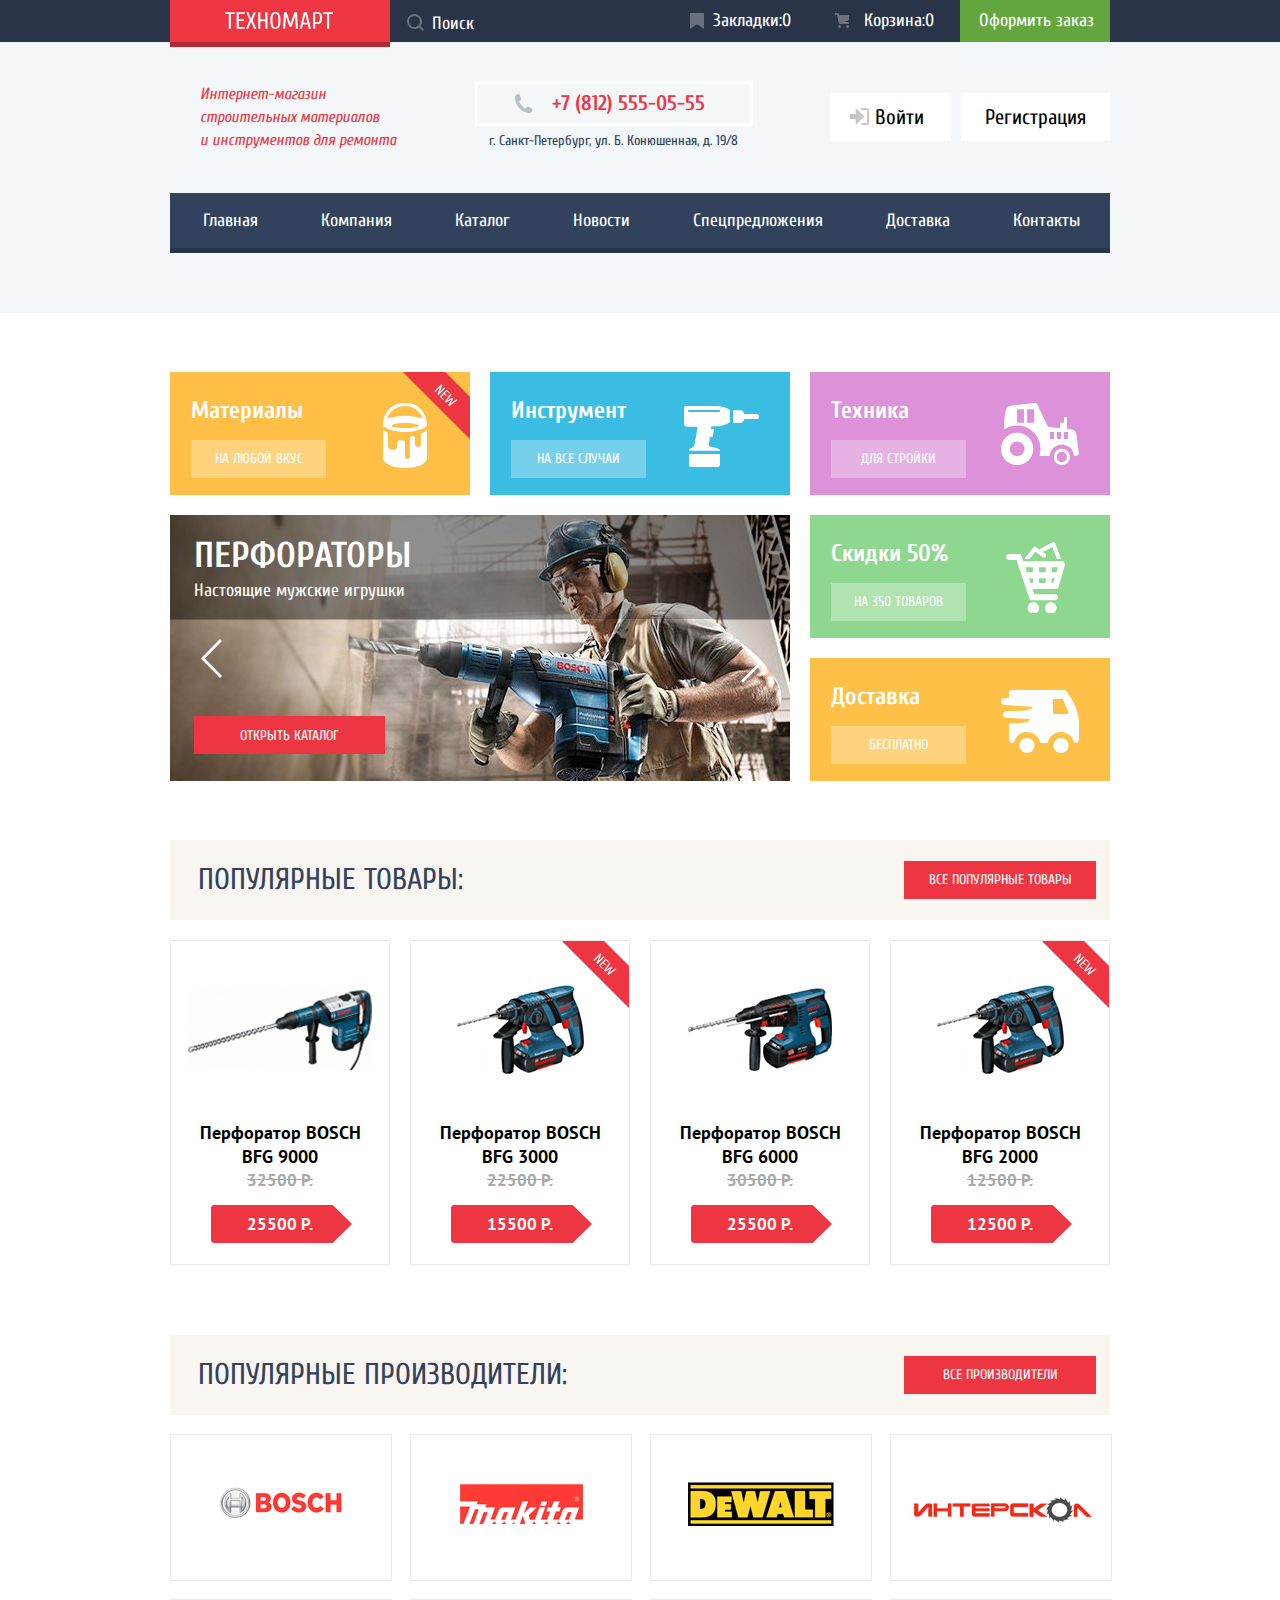
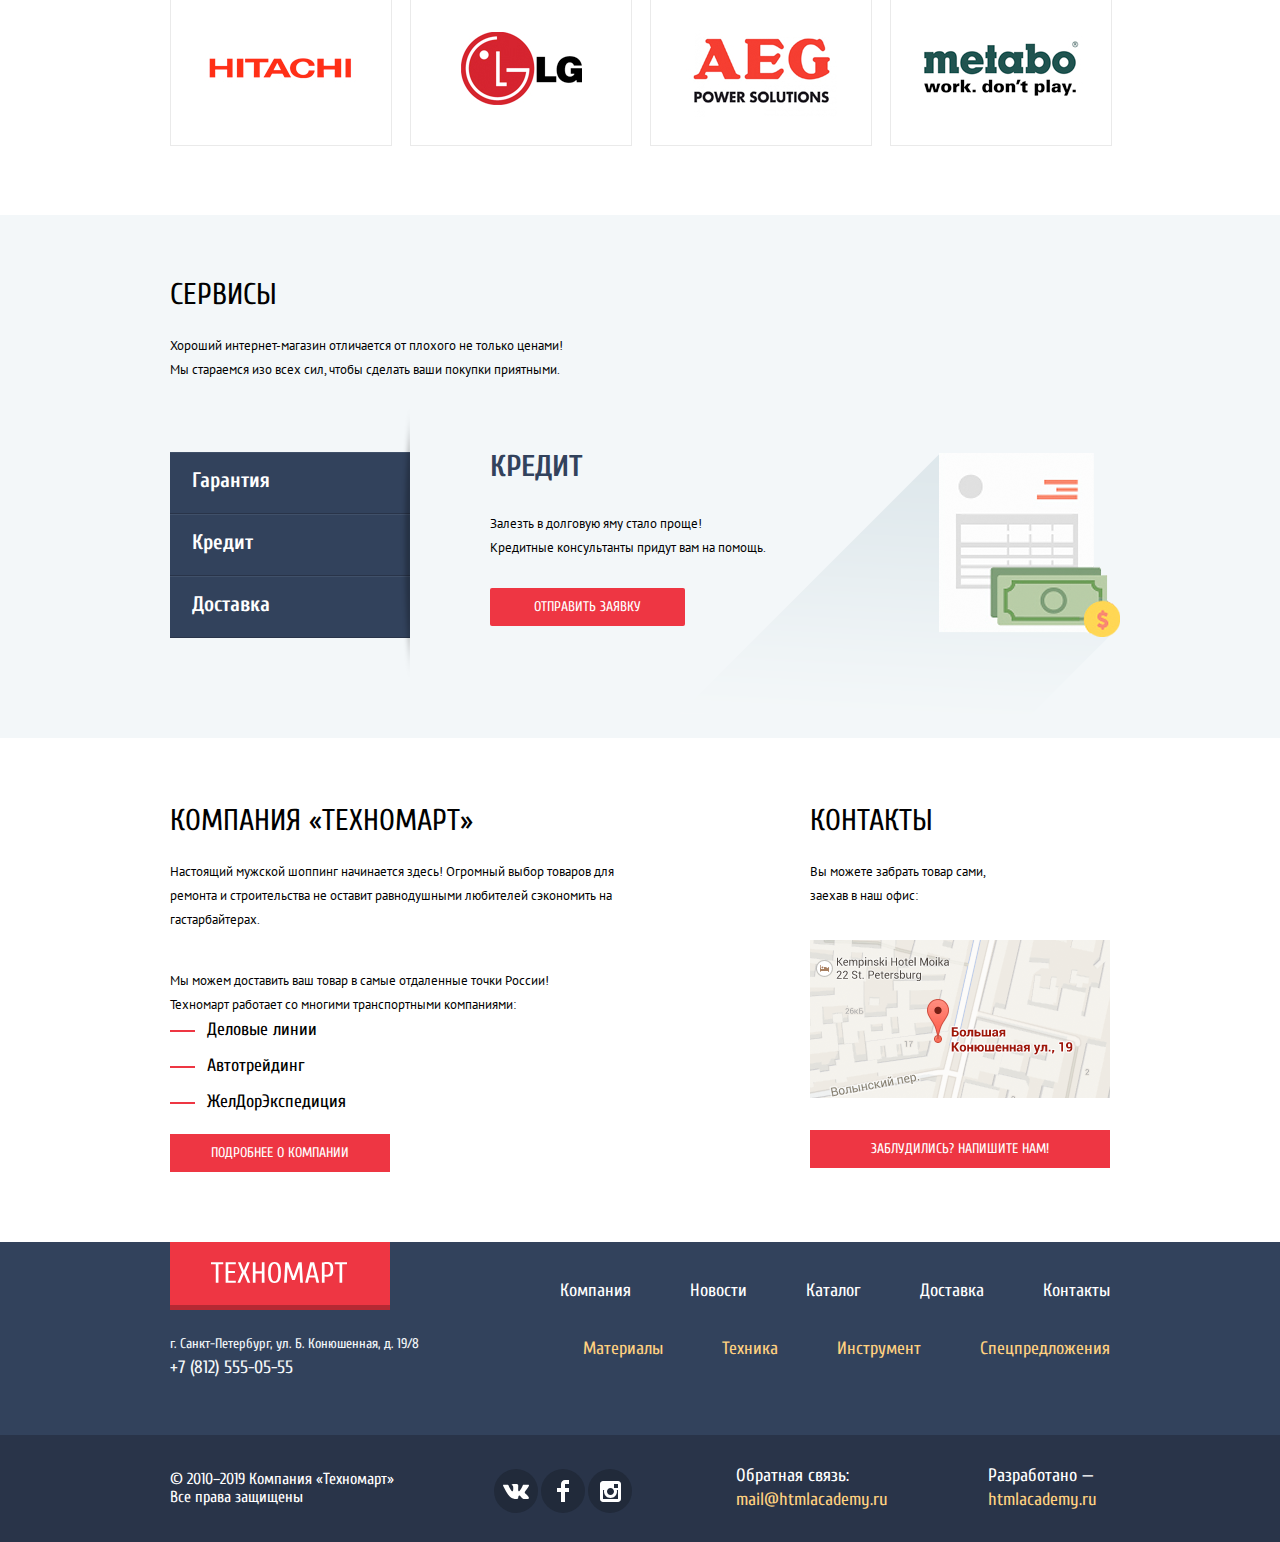
<file: index.html>
<!DOCTYPE html>
<html class="page" lang="ru">
  <head>
    <meta charset="utf-8" />
    <title>HTML Academy: Техномарт</title>
    <link href="https://fonts.googleapis.com/css2?family=Cuprum:wght@400;700&family=PT+Sans:wght@400;700&display=swap" rel="stylesheet">
    <link href="css/normalize.css" rel="stylesheet" />
    <link href="css/style-min.css" rel="stylesheet" />
  </head>
  <body class="page-body">
    <header class="main-header">
      <div class="header-top">
        <div class="container header-top-flex">
          <a href="index.html"
            ><div class="logo-wrapper">
              <img
                src="img/logo-technomart.svg"
                width="108"
                height="18"
                alt="Техномарт"
              /></div
          ></a>
          <form class="header-search">
            <label for="site-search">Поиск</label>
            <input type="search" id="site-search" />
          </form>
          <ul class="top-header-buttons">
            <li>
              <a href="#" class="top-header-button header-bookmark">Закладки:<span>0</span></a>
            </li>
            <li>
              <a href="#" class="top-header-button header-basket">Корзина:<span>0</span></a>
            </li>
            <li>
              <a href="#" class="order-button">Оформить заказ</a>
            </li>
          </ul>
        </div>
      </div>
      <div class="container">
        <div class="header-top-flex">
          <h1>
            Интернет-магазин строительных материалов<br />
            и инструментов для ремонта
          </h1>
          <div class="header-contacts-wrapper">
            <a href="tel:+78125550555" class="header-phone" aria-label="телефон">+7 (812) 555-05-55</a>
            <address>г. Санкт-Петербург, ул. Б. Конюшенная, д. 19/8</address>
          </div>
          <ul class="user-button">
            <li>
              <a href="#" class="link-in-button">Войти</a>
            </li>
            <li>
              <a href="#" class="registration-button">Регистрация</a>
            </li>
          </ul>
        </div>
        <div class="header-top-flex">
          <nav>
            <ul class="main-nav">
              <li><a href="index.html">Главная</a></li>
              <li><a href="#">Компания</a></li>
              <li><a href="catalog.html">Каталог</a></li>
              <li><a href="#">Новости</a></li>
              <li><a href="#">Спецпредложения</a></li>
              <li><a href="#">Доставка</a></li>
              <li><a href="#">Контакты</a></li>
            </ul>
          </nav>
        </div>
      </div>
    </header>

    <main class="index-main">
      <section class="main-sections">
        <h2 class="visually-hidden">Основные разделы</h2>
        <ul class="container sections">
          <li class="section material-section new">
            <h3>Материалы</h3>
            <a href="#" class="section-button">На любой вкус</a>
          </li>
          <li class="section tool-section">
            <h3>Инструмент</h3>
            <a href="#" class="section-button">На все случаи</a>
          </li>
          <li class="section tech-section">
            <h3>Техника</h3>
            <a href="#" class="section-button">Для стройки</a>
          </li>
          <li class="sections-slider first-slider">
            <div class="slider-wrapper">
              <h3>Перфораторы</h3>
              <span>Настоящие мужские игрушки</span>
            </div>
            <button class="slider-left"><img src="img/icon-left.svg" width="22" height="40" alt="влево"></button>
            <button class="slider-right"><img src="img/icon-left.svg" width="22" height="40" alt="вправо"></button>
            <a href="catalog.html" class="red-button open-catalog">Открыть каталог</a>
          </li>
          <li class="sections-slider second-slider no-slider">
            <div class="slider-wrapper">
              <h3>Дрели</h3>
              <span>Соседям на радость</span>
            </div>
            <button class="slider-left"><img src="img/icon-left.svg" width="22" height="40"  alt="влево"></button>
            <button class="slider-right"><img src="img/icon-left.svg" width="22" height="40"  alt="вправо"></button>
            <a href="catalog.html" class="red-button open-catalog">Открыть каталог</a>
          </li>
          <li class="section sale-section">
            <h3>Скидки 50%</h3>
            <a href="#" class="section-button">На 350 товаров</a>
          </li>
          <li class="section delivery-section">
            <h3>Доставка</h3>
            <a href="#" class="section-button">Бесплатно</a>
          </li>
        </ul>
      </section>

      <section class="popular-items">
        <div class="container h-wrapper">
          <h2>Популярные товары:</h2>
          <a href="catalog.html" class="red-button">Все популярные товары</a>
        </div>
        <ul class="container popular-list">
          <li class="item">
            <a href="#" class="item-pic"><img
                src="img/bfg-9000.jpg"
                width="184"
                height="164"
                alt="Перфоратор BOSCH BFG 9000"/></a>
            <div class="item-description">  
              <h3>
                <a href="#"
                  >Перфоратор BOSCH<br />
                  BFG 9000</a
                >
              </h3>
              <span class="crossed-price">
                32500 Р.
              </span>
              <span class="price">
                25500 Р.
              </span>
            </div>
          </li>
          <li class="item new">
            <a href="#" class="item-pic">
              <img
                src="img/bfg-3000.jpg"
                width="127"
                height="112"
                alt="Перфоратор BOSCH BFG 3000">
            </a>
            <div class="item-description">  
              <h3>
                <a href="#"
                  >Перфоратор BOSCH<br />
                  BFG 3000</a
                >
              </h3>
              <span class="crossed-price">
                22500 Р.
              </span>
              <span class="price">
                15500 Р.
              </span>
            </div>
          </li>
          <li class="item">
            <a href="#" class="item-pic"><img
                src="img/bfg-6000.jpg"
                width="144"
                height="128"
                alt="Перфоратор BOSCH BFG 6000"
            /></a>
            <div class="item-description">  
              <h3>
                <a href="#"
                  >Перфоратор BOSCH<br />
                  BFG 6000</a
                >
              </h3>
              <span class="crossed-price">
                30500 Р.
              </span>
              <span class="price">
                25500 Р.
              </span>
            </div>
          </li>
          <li class="item new">
            <a href="#" class="item-pic"><img
                src="img/bfg-2000.jpg"
                width="127"
                height="112"
                alt="Перфоратор BOSCH BFG 2000"
            /></a>
            <div class="item-description">  
              <h3>
                <a href="#"
                  >Перфоратор BOSCH<br />
                  BFG 2000</a
                >
              </h3>
              <span class="crossed-price">
                12500 Р.
              </span>
              <span class="price">
                12500 Р.
              </span>
            </div>
          </li>
        </ul>
      </section>

      <section class="popular-logos">
        <div class="container h-wrapper">
          <h2>Популярные производители:</h2>
          <a href="#" class="red-button">Все производители</a>
        </div>
        <ul class="container logo-list">
          <li class="popular-logo">
            <a href="#"
              ><img src="img/bosch.jpg" width="126" height="37" alt="BOSCH"
            /></a>
          </li>
          <li class="popular-logo">
            <a href="#"
              ><img src="img/makita.jpg" width="123" height="40" alt="MAKITA"
            /></a>
          </li>
          <li class="popular-logo">
            <a href="#"
              ><img src="img/dewalt.jpg" width="146" height="44" alt="DeWALT"
            /></a>
          </li>
          <li class="popular-logo">
            <a href="#"
              ><img
                src="img/interskol.jpg"
                width="200"
                height="88"
                alt="Интерскол"
            /></a>
          </li>
          <li class="popular-logo">
            <a href="#"
              ><img src="img/hitachi.jpg" width="169" height="31" alt="HITACHI"
            /></a>
          </li>
          <li class="popular-logo">
            <a href="#"
              ><img src="img/lg.jpg" width="121" height="73" alt="LG"
            /></a>
          </li>
          <li class="popular-logo">
            <a href="#"
              ><img src="img/aeg.jpg" width="151" height="96" alt="AEG"
            /></a>
          </li>
          <li class="popular-logo">
            <a href="#"
              ><img src="img/metabo.jpg" width="204" height="69" alt="METABO"
            /></a>
          </li>
        </ul>
      </section>

      <section class="services">
        <div class="container services-wrapper">
          <h2>Сервисы</h2>
          <p>
            Хороший интернет-магазин отличается от плохого не только ценами!<br />
            Мы стараемся изо всех сил, чтобы сделать ваши покупки приятными.
          </p>
          <div class="services-flex">
            <ul>
              <li class="service-point"><span>Гарантия</span></li>
              <li class="service-point"><span>Кредит</span></li>
              <li class="service-point"><span>Доставка</span></li>
            </ul>
            <div class="service-point-garanty unselected">
              <h3>Гарантия</h3>
              <p>
                Если купленный у нас товар поломается или заискрит,<br />
                а также в случае пожара, спровоцированного его<br />
                возгоранием, вы всегда можете быть уверены в нашей<br />
                гарантии. Мы обменяем сгоревший товар на новый.<br />
                Дом уж восстановите как-нибудь сами.
              </p>
            </div>
            <div class="service-point-delivery unselected">
              <h3>Доставка</h3>
              <p>
                Мы с удовольствием доставим ваш товар прямо<br />
                к вашему подъезду совершенно бесплатно!<br />
                Ведь мы неплохо заработаем,<br />
                поднимая его на ваш этаж!
              </p>
            </div>
            <div class="service-point-credit selected">
              <h3>Кредит</h3>
              <p>
                Залезть в долговую яму стало проще!<br />
                Кредитные консультанты придут вам на помощь.
              </p>
              <a href="#" class="red-button">Отправить заявку</a>
            </div>
          </div>
        </div>
      </section>

      <div class="container description-contact-flex">
        <section class="description">
          <h2>Компания «Техномарт»</h2>
          <p>
            Настоящий мужской шоппинг начинается здесь! Огромный выбор товаров
            для ремонта и строительства не оставит равнодушными любителей
            сэкономить на гастарбайтерах.
          </p>
          <p>
            <br>Мы можем доставить ваш товар в самые отдаленные точки России!<br />
            Техномарт работает со многими транспортными компаниями:
          </p>
          <ul class="description-list">
            <li>Деловые линии</li>
            <li>Автотрейдинг</li>
            <li>ЖелДорЭкспедиция</li>
          </ul>
          <a href="#" class="red-button">Подробнее о компании</a>
        </section>
        <section class="contacts">
          <h2>Контакты</h2>
          <p>
            Вы можете забрать товар сами,<br />
            заехав в наш офис:
          </p>
          <a class="little-map-img">
            <img src="img/map.png" width="300" height="158" alt="карта"/>
          </a>
          <a class="red-button feedback-button">Заблудились? Напишите нам!</a>

          <section class="modal-feedback modal no-modal">
            <div class="feedback-wrapper">
                <h2 class="visually-hidden">Форма обратной связи</h2>
                <form action="https://echo.htmlacademy.ru" method="post" class="feedback-form">
                  <div class="feedback-name">
                      <label for="feedback-name">Ваше имя:</label>
                      <input
                        type="text"
                        name="name"
                        placeholder="Имя Фамилия"
                        id="feedback-name"
                        required
                      />
                  </div>
                  <div class="feedback-email">
                      <label for="feedback-email">Ваш e-mail:</label>
                      <input
                        type="email"
                        name="e-mail"
                        placeholder="email@example.com"
                        id="feedback-email"
                        required
                      />
                  </div>
                  <div class="feedback-text">
                      <label for="feedback-text">Текст письма:</label>
                      <textarea
                        id="feedback-text"
                        name="text"
                        placeholder="В свободной форме"
                        required
                      ></textarea>
                  </div>
          
                  <div class="feedback-bottom">
                    <button type="submit" class="red-button feedback-submit">Отправить</button>
                  </div>
                </form>
                <button aria-label="закрытие формы" class="form-close">
                  <img src="img/icon-close.svg" width="21" height="21" alt="close" />
                </button>
            </div>
          </section>

          <section class="container modal-map no-modal">
            <div class="map-wrapper">
              <h2 class="visually-hidden">Карта</h2>
                <img src="img/map-big.png" width="943" height="449" alt="Карта">
              <button aria-label="Закрытие карты" class="map-close">
                <img src="img/icon-close.svg" width="21" height="21" alt="close" />
              </button> 
            </div>
          </section>
        </section>
      </div>
    </main>

    <footer>
      <div class="container footer-flex">
        <div>
          <div class="footer-logo-wrapper">
            <a href="index.html"><img src="img/logo-technomart.svg" width="136" height="21" alt="Техномарт"/></a>
          </div>
          <div>
            <address>г. Санкт-Петербург, ул. Б. Конюшенная, д. 19/8</address>
            <a href="tel:+78125550555" aria-label="телефон" class="footer-phone">+7 (812) 555-05-55</a>
          </div>
        </div>
        <div class="footer-lists">
          <ul class="footer-nav">
            <li><a href="#">Компания</a></li>
            <li><a href="#">Новости</a></li>
            <li><a href="catalog.html">Каталог</a></li>
            <li><a href="#">Доставка</a></li>
            <li><a href="#">Контакты</a></li>
          </ul>
          <ul class="footer-sections">
            <li><a href="#" class="yellow-link">Материалы</a></li>
            <li><a href="#" class="yellow-link">Техника</a></li>
            <li><a href="#" class="yellow-link">Инструмент</a></li>
            <li><a href="#" class="yellow-link">Спецпредложения</a></li>
          </ul>
        </div>
      </div>
      <div class="footer-bottom">
        <div class="container footer-bottom-flex">
          <p class="copyright">
            © 2010–2019 Компания «Техномарт»<br />
            Все права защищены
          </p>
          <ul class="social-buttons-flex">
            <li>
              <a href="#" aria-label="Вконтакте" class="social-label vkontakte">
                <span class="visually-hidden">Вконтакте</span>
              </a>
            </li>
            <li>
              <a href="#" aria-label="Фейсбук" class="social-label facebook">
                <span class="visually-hidden">Фейсбук</span>
              </a>
            </li>
            <li>
              <a href="#" aria-label="Инстаграм" class="social-label instagram">
                <span class="visually-hidden">Инстаграм</span>
              </a>
            </li>
          </ul>
          <p>
            Обратная связь:<br />
            <a href="mailto:mail@htmlacademy.ru" class="yellow-link"
              >mail@htmlacademy.ru</a
            >
          </p>
          <p class="developer">
            Разработано —<br />
            <a href="https://htmlacademy.ru/intensive/htmlcss" class="yellow-link">htmlacademy.ru</a>
          </p>
        </div>
      </div>
    </footer>

    <script src="js/modals-min.js"></script>
  </body>
</html>
</file>
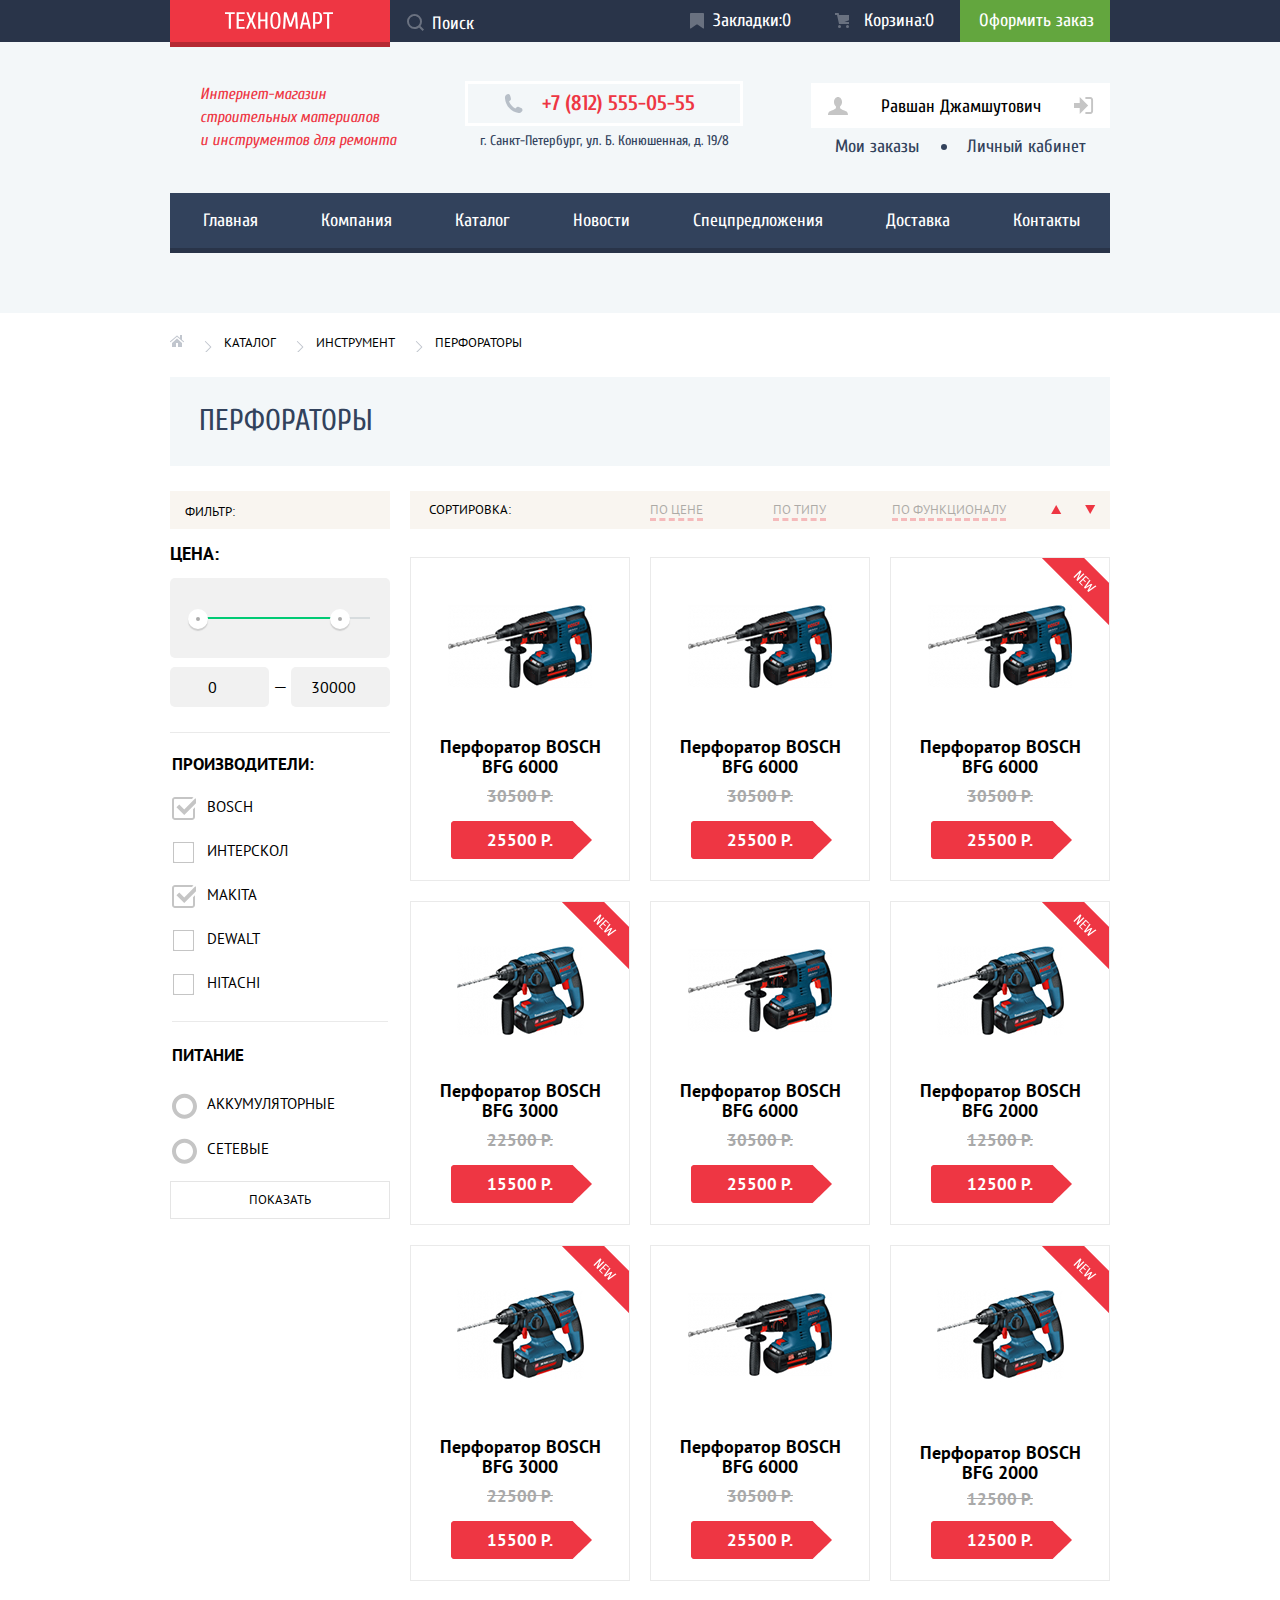
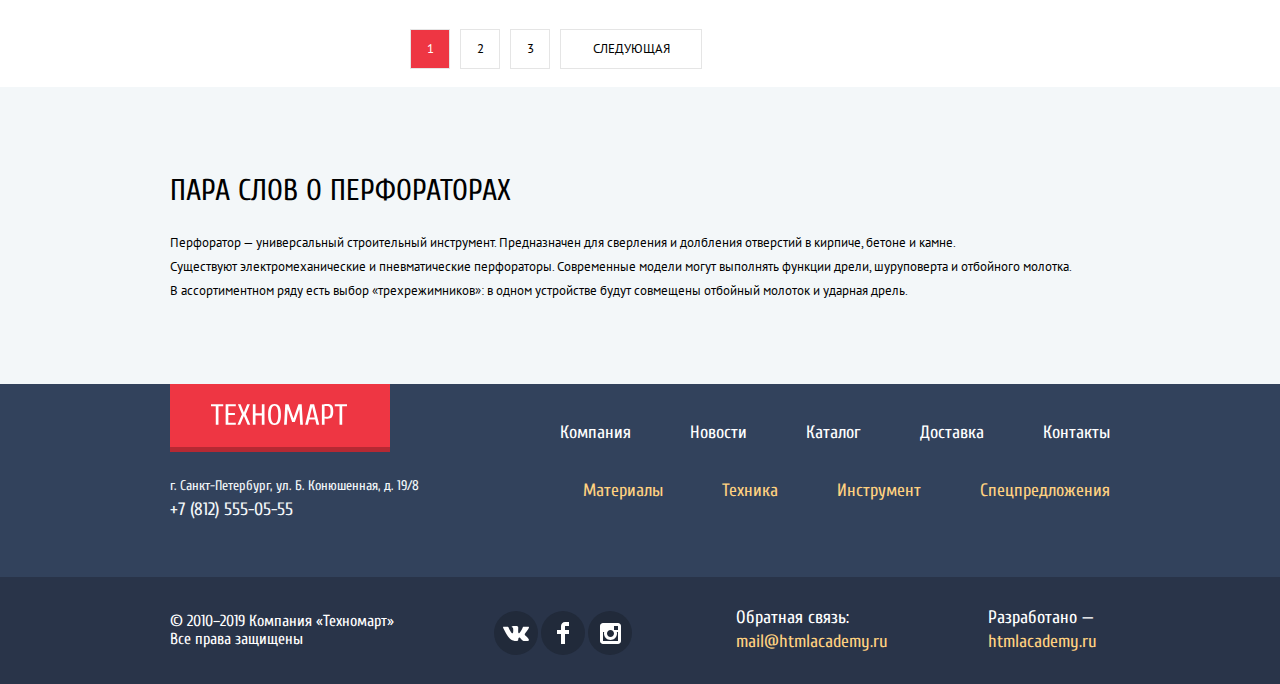
<file: catalog.html>
<!DOCTYPE html>
<html class="page" lang="ru">
<head>
    <meta charset="UTF-8">
    <title>HTML Academy: Техномарт-Каталог</title>
    <link href="https://fonts.googleapis.com/css2?family=Cuprum:wght@400;700&family=PT+Sans:wght@400;700&display=swap" rel="stylesheet">
    <link href="css/normalize.css" rel="stylesheet">
    <link href="css/style.css" rel="stylesheet">
</head>
<body class="page-body">
    <header class="main-header">
        <div class="header-top">
          <div class="container header-top-flex">
            <a href="index.html">
                <div class="logo-wrapper">
                    <img
                    src="img/logo-technomart.svg"
                    width="108"
                    height="18"
                    alt="Техномарт"/>
                </div>
            </a>
            <form class="header-search">
              <label for="site-search">Поиск</label>
              <input type="search" id="site-search" />
            </form>
            <ul class="top-header-buttons">
              <li>
                <a href="#" class="top-header-button header-bookmark">Закладки:<span>0</span></a>
              </li>
              <li>
                <a href="#" class="top-header-button header-basket">Корзина:<span>0</span></a>
              </li>
              <li>
                <a href="#" class="order-button">Оформить заказ</a>
              </li>
            </ul>
          </div>
        </div>
        <div class="container">
          <div class="header-top-flex">
            <h1>
              Интернет-магазин строительных материалов<br/>
              и инструментов для ремонта
            </h1>
            <div class="header-contacts-wrapper">
              <a href="tel:+78125550555" class="header-phone" aria-label="телефон">+7 (812) 555-05-55</a>
              <address>г. Санкт-Петербург, ул. Б. Конюшенная, д. 19/8</address>
            </div>
            <div class="user-info">
                <ul class="user-button-login">
                    <li>
                        <a href="#"><img src="img/icon-user.svg" width="20"  height="18" alt="аватарка"></a>
                    </li>
                    <li>
                        <a href="#" aria-label="user-name" class="user-name">Равшан Джамшутович</a>
                    </li>
                    <li>
                        <a href="#"><img src="img/icon-login.svg" width="20" height="17" alt="вход в кабинет"></a>
                    </li>
                </ul>
                <ul class="user-button-cabinet">
                    <li>
                        <a href="#">Мои заказы</a>
                    </li>
                    <li>
                        <a href="#" class="cabinet-button">Личный кабинет</a>
                    </li>
                </ul>
            </div>
          </div>
          <div class="header-top-flex">
            <nav>
              <ul class="main-nav">
                <li><a href="index.html">Главная</a></li>
                <li><a href="#">Компания</a></li>
                <li><a href="catalog.html">Каталог</a></li>
                <li><a href="#">Новости</a></li>
                <li><a href="#">Спецпредложения</a></li>
                <li><a href="#">Доставка</a></li>
                <li><a href="#">Контакты</a></li>
              </ul>
            </nav>
          </div>
        </div>
      </header>

      <main class="catalog-main">
        <div class="container">
                <ul class="catalog-nav">
                    <li><a href="index.html"><img src="img/icon-home.svg" width="14" height="12" alt="Домой"></a></li>
                    <li><a href="catalog.html">Каталог</a></li>
                    <li><a href=#>Инструмент</a></li>
                    <li><a href=#>Перфораторы</a></li>
                </ul>
                
                <h2 class="blue-h-wrapper">Перфораторы</h2>
                <div class="catalog-grid">
                    <div class="filters">
                        <h3 class="filter-h">Фильтр:</h3>
                        <form action="https://echo.htmlacademy.ru/courses" method="GET">
                            <fieldset class="price-filter">
                                <legend>ЦЕНА:</legend>
                                <div class="range-filter">
                                    <div class="range-controls">
                                        <div class="scale">
                                            <div class="bar"></div>
                                        </div>
                                        <div class="toggle toggle-min"></div>
                                        <div class="toggle toggle-max"></div>
                                    </div>
                                    <div class="price-controls">
                                        <label class="min-price">
                                            <input type="number" name="min-price" value="0">
                                        </label>
                                        <div>—</div>
                                        <label class="max-price">
                                            <input type="number" name="max-price" value="30000">
                                        </label>
                                    </div>
                                </div>
                            </fieldset>
                            <fieldset class="catalog-filter developers-filter">
                                <legend>Производители:</legend>
                                <ul>
                                    <li>    
                                        <input type="checkbox" name="Bosch" id="filter-bosch" class="visually-hidden developers-filter-checkbox" checked>
                                        <label for="filter-bosch">Bosch</label>
                                    </li>
                                    <li>
                                        <input type="checkbox" name="Интерскол" id="filter-Интерскол" class="visually-hidden developers-filter-checkbox">
                                        <label for="filter-Интерскол">Интерскол</label>
                                    </li>
                                    <li>
                                        <input type="checkbox" name="Makita" id="filter-Makita" class="visually-hidden developers-filter-checkbox" checked>
                                        <label for="filter-Makita">Makita</label>
                                    </li>
                                    <li>
                                        <input type="checkbox" name="DeWalt" id="filter-DeWalt" class="visually-hidden developers-filter-checkbox">
                                        <label for="filter-DeWalt">DeWalt</label>
                                    </li>
                                    <li>
                                        <input type="checkbox" name="Hitachi" id="filter-Hitachi" class="visually-hidden developers-filter-checkbox">
                                        <label for="filter-Hitachi">Hitachi</label>
                                    </li>
                                </ul>
                            </fieldset>
                            <fieldset class="catalog-filter power-filter">
                                <legend>Питание</legend>
                                <ul>
                                    <li>
                                        <input type="radio" name="power" value="battery" id="battery" class="visually-hidden power-filter-radio">
                                        <label for="battery">Аккумуляторные</label>
                                    </li>
                                    <li>
                                        <input type="radio" name="power" value="wire" id="wire" class="visually-hidden power-filter-radio">
                                        <label for="wire">Сетевые</label>
                                    </li>
                                </ul>
                            </fieldset>
                            <button type="submit" class="white-button filters-button">Показать</button>
                        </form>
                    </div>
                    <div class="sort-wrapper">
                        <h3>Сортировка:</h3>
                        <ul class="sort-list">
                            <li>
                                <a href="" class="sort">По цене</a>
                            </li>
                            <li>
                                <a href="" class="sort">По типу</a>
                            </li>
                            <li>
                                <a href="" class="sort">По функционалу</a>
                            </li>
                            <li>
                                <a href=""><img src="img/icon-up-dir.svg" width="11" height="10" alt="По возрастанию"></a>
                            </li>
                            <li>
                                <a href=""><img src="img/icon-down-dir.svg" width="11" height="10" alt="По убыванию"></a>
                            </li>
                        </ul>
                    </div>

                    <section class="catalog-item">
                        <h2 class="visually-hidden">Каталог продуктов</h2>
                        <ul class="item-list">
                            <li class="item">
                                <a href="#" class="item-pic"><img src="img/bfg-6000.jpg" width="144" height="128" alt="Перфоратор BOSCH BFG 6000"></a>
                                <ul class="item-button">
                                    <li>
                                        <a class="buy-item">Купить</a>
                                    </li>
                                    <li>
                                        <a class="in-bookmark">В закладки</a>
                                    </li>
                                </ul>
                                <div class="item-description">  
                                    <h3 class="item-name">
                                        <a href="#">Перфоратор <span>bosch<br>bfg 6000</span></a>
                                    </h3>
                                    <span class="crossed-price">
                                        30500 Р.
                                    </span>
                                    <span class="price">
                                        25500 Р.
                                    </span>
                                </div>
                            </li>
                            <li class="item">
                                <a href="#" class="item-pic"><img src="img/bfg-6000.jpg" width="144" height="128" alt="Перфоратор BOSCH BFG 6000"></a>
                                <ul class="item-button">
                                    <li>
                                        <a class="buy-item">Купить</a>
                                    </li>
                                    <li>
                                        <a class="in-bookmark">В закладки</a>
                                    </li>
                                </ul>
                                <div class="item-description">  
                                    <h3 class="item-name">
                                        <a href="#">Перфоратор <span>bosch<br>bfg 6000</span></a>
                                    </h3>
                                    <span class="crossed-price">
                                        30500 Р.
                                    </span>
                                    <span class="price">
                                        25500 Р.
                                    </span>
                                </div>
                            </li>
                            <li class="item new">
                                <a href="#" class="item-pic"><img src="img/bfg-6000.jpg" width="144" height="128" alt="Перфоратор BOSCH BFG 6000"></a>
                                <ul class="item-button">
                                    <li>
                                        <a class="buy-item">Купить</a>
                                    </li>
                                    <li>
                                        <a class="in-bookmark">В закладки</a>
                                    </li>
                                </ul>
                                <div class="item-description">  
                                    <h3 class="item-name">
                                        <a href="#">Перфоратор <span>bosch<br>bfg 6000</span></a>
                                    </h3>
                                    <span class="crossed-price">
                                        30500 Р.
                                    </span>
                                    <span class="price">
                                        25500 Р.
                                    </span>
                                </div>
                            </li>
                            <li class="item new">
                                <a href="#" class="item-pic"><img src="img/bfg-3000.jpg" width="127" height="112" alt="Перфоратор BOSCH BFG 3000"></a>
                                <ul class="item-button">
                                    <li>
                                        <a class="buy-item">Купить</a>
                                    </li>
                                    <li>
                                        <a class="in-bookmark">В закладки</a>
                                    </li>
                                </ul>
                                <div class="item-description">  
                                    <h3 class="item-name">
                                        <a href="#">Перфоратор <span>bosch<br>bfg 3000</span></a>
                                    </h3>
                                    <span class="crossed-price">
                                        22500 Р.
                                    </span>
                                    <span class="price">
                                        15500 Р.
                                    </span>
                                </div>
                            </li>
                            <li class="item">
                                <a href="#" class="item-pic"><img src="img/bfg-6000.jpg" width="144" height="128" alt="Перфоратор BOSCH BFG 6000"></a>
                                <ul class="item-button">
                                    <li>
                                        <a class="buy-item">Купить</a>
                                    </li>
                                    <li>
                                        <a class="in-bookmark">В закладки</a>
                                    </li>
                                </ul>
                                <div class="item-description">  
                                    <h3 class="item-name">
                                        <a href="#">Перфоратор <span>bosch<br>bfg 6000</span></a>
                                    </h3>
                                    <span class="crossed-price">
                                        30500 Р.
                                    </span>
                                    <span class="price">
                                        25500 Р.
                                    </span>
                                </div>
                            </li>
                            <li class="item new">
                                <a href="#" class="item-pic"><img src="img/bfg-2000.jpg" width="127" height="112" alt="Перфоратор BOSCH BFG 2000"></a>
                                <ul class="item-button">
                                    <li>
                                        <a class="buy-item">Купить</a>
                                    </li>
                                    <li>
                                        <a class="in-bookmark">В закладки</a>
                                    </li>
                                </ul>
                                <div class="item-description">  
                                    <h3 class="item-name">
                                        <a href="#">Перфоратор <span>bosch<br>bfg 2000</span></a>
                                    </h3>
                                    <span class="crossed-price">
                                        12500 Р.
                                    </span>
                                    <span class="price">
                                        12500 Р.
                                    </span>
                                </div>
                            </li>
                            <li class="item new">
                                <a href="#" class="item-pic"><img src="img/bfg-3000.jpg" width="127" height="112" alt="Перфоратор BOSCH BFG 3000"></a>
                                <ul class="item-button">
                                    <li>
                                        <a class="buy-item">Купить</a>
                                    </li>
                                    <li>
                                        <a class="in-bookmark">В закладки</a>
                                    </li>
                                </ul>
                                <div class="item-description">  
                                    <h3 class="item-name">
                                        <a href="#">Перфоратор <span>bosch<br>bfg 3000</span></a>
                                    </h3>
                                    <span class="crossed-price">
                                        22500 Р.
                                    </span>
                                    <span class="price">
                                        15500 Р.
                                    </span>
                                </div>  
                            </li>
                            <li class="item">
                                <a href="#" class="item-pic"><img src="img/bfg-6000.jpg" width="144" height="128" alt="Перфоратор BOSCH BFG 6000"></a>
                                <ul class="item-button">
                                    <li>
                                        <a class="buy-item">Купить</a>
                                    </li>
                                    <li>
                                        <a class="in-bookmark">В закладки</a>
                                    </li>
                                </ul>
                                <div class="item-description">  
                                    <h3 class="item-name">
                                        <a href="#">Перфоратор <span>bosch<br>bfg 6000</span></a>
                                    </h3>
                                    <span class="crossed-price">
                                        30500 Р.
                                    </span>
                                    <span class="price">
                                        25500 Р.
                                    </span>
                                </div>
                            </li>
                            <li class="item new">
                                <a href="#" class="item-pic"><img src="img/bfg-2000.jpg" width="127" height="112" alt="Перфоратор BOSCH BFG 2000"></a>
                                <ul class="item-button">
                                    <li>
                                        <a class="buy-item">Купить</a>
                                    </li>
                                    <li>
                                        <a class="in-bookmark">В закладки</a>
                                    </li>
                                </ul>
                                <h3 class="item-name">
                                    <a href="#">Перфоратор <span>bosch<br>bfg 2000</span></a>
                                </h3>
                                <span class="crossed-price">
                                    12500 Р.
                                </span>
                                <span class="price">
                                    12500 Р.
                                </span>
                            </li>
                        </ul>

                        <section class="modal-order no-modal ">  
                            <div class="order-wrapper">
                                <h2>Товар добавлен в корзину!</h2>
                                <button class="order-close close-button"></button>
                                <div class="modal-buttons">
                                    <a href="#" class="red-button">Оформить заказ</a>
                                    <button aria-label="закрытие попапа" class="white-button order-close">Продолжить покупки</button>
                                </div>
                            </div>
                        </section>
                    </section>
                </div>
                <ol class="pages">
                    <li><a href="#" aria-label="страница" class="white-button your-page">1</a></li>
                    <li><a href="#" aria-label="страница" class="white-button">2</a></li>
                    <li><a href="#" aria-label="страница" class="white-button">3</a></li>
                    <li><a href="#" aria-label="страница" class="white-button next-page">Следующая</a></li>
                </ol>
        </div>

        <section class="couple-words">
            <div class="container">
                <h2>Пара слов о перфораторах</h2>
                <p>
                    Перфоратор — универсальный строительный инструмент. Предназначен для сверления и долбления отверстий в кирпиче, бетоне и камне.<br>
                    Существуют электромеханические и пневматические перфораторы. Современные модели могут выполнять функции дрели, шуруповерта и отбойного молотка.<br> 
                    В ассортиментном ряду есть выбор «трехрежимников»: в одном устройстве будут совмещены отбойный молоток и ударная дрель.
                </p>
            </div>
        </section>

      </main>

      <footer>
        <div class="container footer-flex">
          <div>
            <div class="footer-logo-wrapper">
              <a href="index.html"><img src="img/logo-technomart.svg" width="136" height="21" alt="Техномарт"/></a>
            </div>
            <div>
              <address>г. Санкт-Петербург, ул. Б. Конюшенная, д. 19/8</address>
              <a href="tel:+78125550555" aria-label="телефон" class="footer-phone">+7 (812) 555-05-55</a>
            </div>
          </div>
          <div class="footer-lists">
            <ul class="footer-nav">
              <li><a href="#">Компания</a></li>
              <li><a href="#">Новости</a></li>
              <li><a href="catalog.html">Каталог</a></li>
              <li><a href="#">Доставка</a></li>
              <li><a href="#">Контакты</a></li>
            </ul>
            <ul class="footer-sections">
              <li><a href="#" class="yellow-link">Материалы</a></li>
              <li><a href="#" class="yellow-link">Техника</a></li>
              <li><a href="#" class="yellow-link">Инструмент</a></li>
              <li><a href="#" class="yellow-link">Спецпредложения</a></li>
            </ul>
          </div>
        </div>
        <div class="footer-bottom">
          <div class="container footer-bottom-flex">
            <p class="copyright">
              © 2010–2019 Компания «Техномарт»<br />
              Все права защищены
            </p>
            <ul class="social-buttons-flex">
                <li>
                  <a href="#" aria-label="Вконтакте" class="social-label vkontakte">
                    <span class="visually-hidden">Вконтакте</span>
                  </a>
                </li>
                <li>
                  <a href="#" aria-label="Фейсбук" class="social-label facebook">
                    <span class="visually-hidden">Фейсбук</span>
                  </a>
                </li>
                <li>
                  <a href="#" aria-label="Инстаграм" class="social-label instagram">
                    <span class="visually-hidden">Инстаграм</span>
                  </a>
                </li>
              </ul>
            <p>
              Обратная связь:<br />
              <a href="mailto:mail@htmlacademy.ru" class="yellow-link"
                >mail@htmlacademy.ru</a
              >
            </p>
            <p class="developer">
              Разработано —<br />
              <a href="https://htmlacademy.ru/intensive/htmlcss" class="yellow-link">htmlacademy.ru</a>
            </p>
          </div>
        </div>
      </footer>

      <script src="js/modals-min.js"></script>
</body>
</html>
</file>
<file: css/style-min.css>
:root{--basic-black: #000000;--basic-darkest-blue: #161d29;--basic-social-dark-blue: #212a3a;--basic-darker-blue: #293449;--basic-dark-blue: #32425c;--basic-light-blue: #f3f7f9;--basic-dark-white: #f9f5f0;--basic-white: #ffffff;--basic-white-transparent: rgba(255, 255, 255, 0.3);--basic-green-dark: #518534;--basic-green: #63a63e;--basic-green-light: #5fbb2d;--basic-button-dark: #ba2732;--basic-button-color: #ee3643;--basic-font-transparent: rgba(255, 255, 255, 0.5);--basic-font-grey: #c5c5c5;--basic-font-white: #ffffff;--basic-yellow: #ffd180;--basic-border-grey: #e5e5e5;--basic-border-dark-grey: #c5c5c5;--basic-modal-grey: #f1f1f1;--basic-crossed-price: #a9a9a9;--basic-slider-wrapper: rgba(0, 0, 0, 0.25);--basic-item-border: #eaeaea;--basic-service-point-light-blue: #405069;--basic-nav-a-active: #1D2739;--basic-material-section: #ffbf47;--basic-tool-section: #3bbce3;--basic-tech-section: #dc91d8;--basic-sale-section: #8ed78f;--basic-delivery-section: #ffc047;--basic-scale-background: #d7dcde;--basic-bar: #00ca74;--basic-toogle-background: #ababab;--basic-toogle-shadow: #cfcfcf;--basic-item-button-shadow: #367315}body,ul{margin:0;padding:0}a,body{color:var(--basic-white)}body{min-width:960px;font-family:"Cuprum","Arial",sans-serif;font-size:18px;line-height:24px;font-style:normal;background-color:var(--basic-white)}.index-main{padding-top:59px}.catalog-main{padding-top:21px}a{text-decoration:none}img{max-width:100%;height:auto}ul{list-style:none}.visually-hidden{display:none}.container{width:940px;margin:0 auto;padding:0}.page{height:100%}.page-body{min-height:100%;display:grid;grid-template-rows:min-content 1fr min-content;align-content:start}.red-button,.white-button{background-color:var(--basic-button-color);color:var(--basic-white);font-size:14px;line-height:18px;text-transform:uppercase}.red-button:active{background-color:var(--basic-button-dark)}.white-button{background-color:var(--basic-white);font-family:"PT Sans","Arial",sans-serif;color:var(--basic-black);border-width:1px;border-style:solid;border-color:var(--basic-border-grey);font-size:13px}.white-button:hover{border-color:var(--basic-border-dark-grey)}.white-button:active{border-color:var(--basic-button-color)}.main-header{background-color:var(--basic-light-blue)}.header-top{background-color:var(--basic-darker-blue);box-sizing:border-box;height:42px}.header-top-flex{display:flex;justify-content:space-between;position:relative;align-items:center}.logo-wrapper{box-sizing:border-box;background-color:var(--basic-button-color);box-shadow:inset 0 -5px 0 rgba(0,0,0,.24);width:220px;height:47px;padding-top:12px;padding-left:55px}.header-search{margin-right:auto;margin-left:42px;padding:9px 0;border:0}.header-search input{border:0;background-color:transparent}.header-search::before{content:"";background-image:url(../img/icon-search.svg);width:17px;height:17px;position:absolute;background-repeat:no-repeat;opacity:.3;top:30%;left:237px}.header-search label:active{color:var(--basic-font-transparent)}.header-search input:focus{background-color:var(--basic-white)}.top-header-buttons{margin-top:-5px}.top-header-buttons a{display:block;padding-top:9px;padding-bottom:9px}.top-header-button:active{background-color:var(--basic-darkest-blue);color:var(--basic-font-transparent)}.top-header-buttons li{position:relative}.header-bookmark{padding-right:24px;padding-left:43px}.header-basket{padding-right:26px;padding-left:49px}.header-basket::before,.header-bookmark::before{content:"";position:absolute;background-image:url(../img/icon-bookmark.svg);background-repeat:no-repeat;width:14px;height:16px;top:13px;left:20px}.header-basket::before{background-image:url(../img/icon-cart.svg)}.order-button{background-color:var(--basic-green);padding-right:16px;padding-left:19px}.order-button:hover{background-color:var(--basic-green-light)}.order-button:active{background-color:var(--basic-green);color:var(--basic-font-transparent)}h1,h2{font-weight:400}h1{font-size:16px;line-height:23px;font-style:italic;width:197px;margin-left:30px}h2{font-size:30px;line-height:30px;text-transform:uppercase}.header-phone,.section h3{line-height:30px;font-weight:700}.section h3{font-size:24px;margin-bottom:14px}.header-phone{color:var(--basic-button-color);font-size:21px;border-width:3px;border-style:solid;border-color:var(--basic-font-white);padding:7px 45px 8px 74px}.header-contacts-wrapper{position:relative;margin-top:46px;margin-bottom:40px;text-align:center}.header-phone::before{content:"";position:absolute;background-image:url(../img/icon-phone.svg);width:19px;height:19px;top:6px;left:39px}address{color:var(--basic-dark-blue);font-style:normal;font-size:14px;line-height:24px;margin-top:11px}.user-info{width:299px;height:70px}.user-button-login{background-color:var(--basic-font-white);box-sizing:border-box;padding-top:12px;padding-bottom:12px;width:299px;height:45px;display:flex;justify-content:space-around}.user-button a,.user-button-login a{color:var(--basic-black)}.user-button-login img{margin-top:2px}.user-button-cabinet{margin-top:7px;position:relative}.cabinet-button::before,nav{background-color:var(--basic-dark-blue)}.cabinet-button::before{content:"";position:absolute;width:6px;height:6px;border-radius:50%;top:9px;left:130px}.user-button{box-sizing:border-box;min-height:45px;padding-top:12px}.user-button a{background-color:var(--basic-font-white);font-size:21px;line-height:21px;padding-top:12px;padding-bottom:12px;position:relative}.registration-button{margin-left:10px;padding-right:24px;padding-left:24px}.link-in-button{padding-right:27px;padding-left:45px}.link-in-button::before{content:"";position:absolute;background-image:url(../img/icon-login.svg);background-position:0 0;background-repeat:no-repeat;width:20px;height:17px;top:15px;left:20px}.user-button a:hover,h1{color:var(--basic-button-color)}.user-button a:active{color:var(--basic-font-grey)}.user-button-cabinet a{color:var(--basic-dark-blue)}nav{box-shadow:inset 0 -5px 0 var(--basic-darker-blue);width:940px;height:60px;margin-bottom:60px}nav a:hover{background-color:var(--basic-darker-blue)}nav a:active{background-color:var(--basic-nav-a-active);color:var(--basic-font-transparent)}.main-nav a{display:block;padding:16px 24px 20px 27px}.header-top-flex ul{display:flex;justify-content:space-around}.sections{display:grid;grid-template-columns:300px 300px 300px;grid-template-rows:123px 123px 123px;gap:20px}.main-sections{margin-bottom:59px}.main-sections li:not(.sections-slider){box-sizing:border-box;width:300px;min-height:123px;padding-left:21px}.material-section{background-color:var(--basic-material-section);color:var(--basic-white);position:relative}.new::after{width:70px;height:70px;content:"";background-image:url(../img/icon-new.png);position:absolute;top:0;right:0}.tool-section{background-color:var(--basic-tool-section)}.tech-section{background-color:var(--basic-tech-section)}.delivery-section,.sale-section{background-color:var(--basic-sale-section);grid-row-start:2;grid-column-start:3}.delivery-section{background-color:var(--basic-delivery-section);grid-row-start:3}.sections-slider{background-repeat:no-repeat;min-width:620px;min-height:266px;grid-column-start:1;grid-column-end:3;grid-row-start:2;grid-row-end:4}.first-slider{background-image:url(../img/slider-background.jpg)}.second-slider{background-image:url(../img/slider-background-drill.jpg)}.no-slider{display:none}.sections .sections-slider{margin:0;padding:0;position:relative}.sections-slider .slider-wrapper{box-sizing:border-box;width:620px;min-height:104px;background-color:var(--basic-slider-wrapper);padding-top:23px;padding-left:24px}.sections-slider h3{font-size:36px;line-height:36px;text-transform:uppercase;margin-top:0;margin-bottom:5px}.slider-left,.slider-right{position:absolute;top:122px;background-color:transparent;border:0}.slider-left{left:24px}.slider-right{right:21px;transform:rotate(180deg)}.open-catalog{position:absolute;top:201px;left:24px;padding:11px 46px 9px}.h-wrapper a,.section-button{display:flex;justify-content:center;align-items:center;min-height:38px}.section-button{width:135px;text-transform:uppercase;font-size:14px;line-height:18px;background-color:var(--basic-white-transparent)}.section{position:relative}.material-section::before,.tool-section::before{content:"";position:absolute;background-image:url(../img/icon-paints.svg);background-repeat:no-repeat;width:44px;height:65px;top:31px;left:213px}.tool-section::before{background-image:url(../img/icon-tool.svg);width:75px;height:61px;top:34px;left:194px}.delivery-section::before,.sale-section::before,.tech-section::before{content:"";position:absolute;background-image:url(../img/icon-tech.svg);background-repeat:no-repeat;width:78px;height:62px;top:31px;left:191px}.delivery-section::before,.sale-section::before{background-image:url(../img/icon-sale.svg);width:59px;height:72px;top:26px;left:196px}.delivery-section::before{background-image:url(../img/icon-delivery.svg);width:78px;height:63px;top:32px;left:191px}.popular-items{margin-bottom:70px}.h-wrapper{background-color:var(--basic-dark-white);align-items:center;margin-bottom:20px}.h-wrapper h2,.services h3{color:var(--basic-dark-blue)}.h-wrapper h2{margin-left:28px}.h-wrapper a{margin-right:14px;min-width:192px}.h-wrapper,.popular-list{display:flex;justify-content:space-between}.popular-logos,.services p{margin-bottom:70px}.logo-list{display:grid;grid-template-columns:220px 220px 220px 220px;grid-template-rows:145px 145px;gap:20px;align-items:center}.popular-logo{width:220px;height:145px;border-width:1px;border-style:solid;border-color:var(--basic-item-border);text-align:center;display:grid}.popular-logo a{align-self:center;justify-self:center}.services{color:var(--basic-black);background-color:var(--basic-light-blue)}.services h2{margin-bottom:24px;margin-top:64px}.services-wrapper{padding-top:1px;min-height:522px}.services p{font-family:"PT Sans","Arial",sans-serif;font-size:13px;line-height:24px}.service-point{background-color:var(--basic-dark-blue);color:var(--basic-white);box-sizing:border-box;width:240px;min-height:61px;font-size:21px;line-height:30px;font-weight:700;padding-top:13.5px}.service-point span{margin-left:22px}.service-point:hover{background-color:var(--basic-darker-blue);color:var(--basic-white)}.service-point:active{background-color:var(--basic-white);color:var(--basic-dark-blue);box-shadow:none}.services h3{font-size:30px;line-height:30px;text-transform:uppercase;padding:0;margin:0 0 30px}.services-flex{display:flex;position:relative}.services-flex:after{content:"";position:absolute;width:10px;height:279px;top:-49px;left:230px;background-image:url(../img/service-shadow.png)}.services-flex li{box-shadow:0 1px 0 var(--basic-darker-blue),inset 0 1px 0 var(--basic-service-point-light-blue);margin-bottom:1px}.selected{padding:0;margin:0 0 0 80px;position:relative}.selected p{margin-bottom:28px}.service-point-delivery h3::after{content:"";position:absolute;background-image:url(../img/pic-delivery.png);width:468px;height:261px;top:19px;left:151px}.service-point-credit h3::after,.service-point-garanty h3::after{content:"";position:absolute;background-image:url(../img/pic-garanty.png);width:468px;height:261px;top:1px;left:239px}.service-point-credit h3::after{background-image:url(../img/pic-credit.png);left:165px}.service-point-credit a{width:195px;border-radius:2px}.unselected{display:none}.contacts,.description{color:var(--basic-black)}.description{width:460px}.contacts h2,.description h2{margin-top:68px;margin-bottom:24px}.contacts{width:300px;position:relative}.contacts p,.description p{font-size:13px;line-height:24px;font-family:"PT Sans","Arial",sans-serif;margin-bottom:1px}.contacts p{margin-bottom:32px}.description-list{margin-left:37px;position:relative}.description-list li{margin-bottom:12px;position:relative}.description-list li::before{content:"";background-color:var(--basic-button-color);position:absolute;width:25px;height:2px;left:-37px;top:50%}.contacts .red-button,.description a,.service-point-credit a{display:flex;justify-content:center;align-items:center;height:38px}.description a{width:220px;margin-top:20px;margin-bottom:70px}.description-contact-flex{display:flex;justify-content:space-between}.contacts .red-button{width:300px;border:0;margin-top:25px}.catalog-nav{display:flex}.catalog-nav li{font-family:"PT Sans","Arial",sans-serif;font-size:13px;line-height:18px;text-transform:uppercase;margin-right:40px;position:relative}.catalog-nav li:not(:first-child)::before{content:"";position:absolute;background-image:url(../img/icon-right-small.svg);width:8px;height:12px;left:-20px;top:6px}.catalog-grid h3,.catalog-nav a{color:var(--basic-black)}.blue-h-wrapper{background-color:var(--basic-light-blue);color:var(--basic-dark-blue);min-height:89px;padding-top:29px;padding-bottom:30px;padding-left:29px;box-sizing:border-box}.catalog-grid{display:grid;grid-template-columns:220px 220px 220px 220px;grid-template-rows:38px 318px 318px auto;grid-template-columns:repeat(auto);min-height:1056px;gap:20px;font-family:"PT Sans","Arial",sans-serif}.filters{grid-column-start:1;grid-column-end:2;grid-row-start:1;grid-row-end:4;justify-content:top}.catalog-grid .h-wrapper{grid-row-start:1;grid-row-end:2;grid-column-start:2;grid-column-end:5;display:flex;justify-content:space-between;align-items:center}.catalog-item{grid-row-start:2;grid-row-end:5;grid-column-start:2;grid-column-end:5;margin-top:8px}.item-list{display:grid;grid-template-columns:220px 220px 220px;gap:20px}.catalog-grid h3{background-color:var(--basic-dark-white);font-size:13px;line-height:18px;display:flex;align-items:center}.filter-h{box-sizing:border-box;text-transform:uppercase;margin-top:0;padding-top:5px;padding-left:15px;min-height:38px;width:220px;font-weight:400}.sort-wrapper,.sort-wrapper .sort-list{display:flex;justify-content:space-between}.sort-wrapper{background-color:var(--basic-dark-white);box-sizing:border-box;width:700px;align-items:center;text-transform:uppercase;padding-left:19px}.sort-wrapper h3{font-weight:400}.sort-wrapper .sort-list{width:470px;font-size:13px;line-height:18px}.sort-list li:first-child{margin-left:10px;margin-right:70px}.sort-list li:nth-child(2){margin-right:65px}.sort-list li:nth-child(3){margin-right:45px}.sort-list li:nth-child(4){margin-right:23px}.sort-list li:last-child{margin-right:14px}.sort{color:var(--basic-black);opacity:.3;border-bottom-style:dashed;border-color:var(--basic-button-color)}.sort:hover{opacity:1;border-bottom-style:solid}.sort:active{color:var(--basic-button-color);opacity:1;border:0}fieldset{border:0;padding:0}.catalog-filter label,.filters legend{color:var(--basic-black);text-transform:uppercase}.filters legend{font-size:17px;line-height:30px;font-weight:700}.catalog-filter label{font-size:15px;line-height:19px;padding-left:35px;position:relative}.developers-filter{border-bottom:1px solid var(--basic-item-border);padding-bottom:7px;margin-bottom:18px}.developers-filter legend{margin-bottom:15px}.developers-filter li{margin-bottom:20px}.developers-filter-checkbox+label,.power-filter-radio+label{position:relative}.developers-filter-checkbox+label:before{content:"";position:absolute;top:0;left:0;width:24px;height:23px;background-image:url(../img/checkbox-off.svg)}.developers-filter-checkbox:checked+label:before{background-image:url(../img/checkbox-on.svg)}.power-filter legend,.power-filter li{margin-bottom:21px}.power-filter-radio+label::before{content:"";position:absolute;top:-1px;left:0;box-sizing:border-box;width:25px;height:26px;background-image:url(../img/radio-off.svg)}.power-filter-radio:checked+label::before{background-image:url(../img/radio-on.svg)}.filters-button{display:flex;justify-content:center;align-items:center;width:220px;min-height:38px}.price-filter{margin:0 0 16px;padding:0 0 25px;border:0;border-bottom-style:solid;border-bottom-width:1px;border-bottom-color:var(--basic-item-border)}.range-filter{width:220px}.price-filter legend{font-size:18px;line-height:24px;text-transform:uppercase;font-weight:700;margin-bottom:12px}.range-controls{position:relative;height:41px;padding-top:39px;padding-right:20px;padding-left:20px;background-color:var(--basic-modal-grey);border-radius:5px}.range-controls .scale{height:2px;background:var(--basic-scale-background)}.range-controls .bar{width:80%;height:2px;background:var(--basic-bar)}.range-controls .toggle{position:absolute;top:31px;left:0;width:4px;height:4px;padding:0;border:8px solid var(--basic-white);background-color:var(--basic-toogle-background);border-radius:50%;box-shadow:0 2px 1px 0 var(--basic-toogle-shadow);cursor:pointer}.range-controls .toggle-min{left:18px}.range-controls .toggle-max{left:160px}.price-controls{margin-top:9px;display:flex;justify-content:space-between}.price-controls label{font-family:"PT Sans","Arial",sans-serif;font-size:16px}.max-price{text-align:right}.price-controls div{color:var(--basic-black);padding-top:8px}.price-controls input{width:95px;height:38px;text-align:center;color:var(--basic-black);border:0;border-radius:5px;background:var(--basic-modal-grey);font-family:inherit;font-size:inherit}.feedback-form input,.item{box-sizing:border-box;width:220px}.item{font-family:"PT Sans","Arial",sans-serif;border-width:1px;border-style:solid;border-color:var(--basic-item-border);min-height:318px;text-align:center;display:flex;flex-direction:column;justify-content:space-between;position:relative}.item:hover{box-shadow:0 4px 20px rgba(0,0,0,.15)}.item .item-name,.item-pic{display:flex;justify-content:center}.item .item-name,.item a{font-size:18px;line-height:20px;font-weight:700}.item .item-name{background-color:#fff;margin-bottom:7px}.item a{color:var(--basic-black)}.item-pic{align-items:center;height:179px}.item-description{min-height:139px}.item-description h3{margin:0}.item span,.price-controls label{text-transform:uppercase}.crossed-price,.price{font-size:17px;line-height:18px;font-weight:700}.crossed-price{color:var(--basic-crossed-price);text-decoration:line-through}.price{margin-top:13px;margin-bottom:21px;background-image:url(../img/red-button-price.png);background-repeat:no-repeat;background-position:40px 0;min-height:38px;display:flex;justify-content:center;align-items:center}.item-button{display:none;position:absolute;top:0;left:0;background-color:var(--basic-white);width:218px;min-height:179px}.item:hover .item-button,footer{display:flex;flex-direction:column}.item-button .buy-item,.item:hover .item-button{justify-content:center;align-items:center}.item-button .buy-item{text-transform:uppercase;background-color:var(--basic-green);color:var(--basic-font-white);font-family:"Cuprum","Arial",sans-serif;font-size:14px;line-height:18px;border-width:0;display:flex;box-sizing:border-box;width:135px;height:38px;margin-bottom:10px;box-shadow:inset 0 -3px 0 var(--basic-item-button-shadow);border-radius:2px;position:relative}.buy-item::before,.modal-order h2::before{content:"";position:absolute;top:10px;left:20px;width:15px;height:15px;background-image:url(../img/icon-cart.svg)}.buy-item:hover{background-color:var(--basic-green-light)}.buy-item:active{background-color:var(--basic-green-dark)}.item-button .in-bookmark,.pages a{display:flex;justify-content:center;align-items:center}.item-button .in-bookmark{text-transform:uppercase;color:var(--basic-dark-blue);font-family:"Cuprum","Arial",sans-serif;font-size:14px;line-height:18px;background-color:var(--basic-white);border-style:solid;border-width:3px;border-color:var(--basic-green);border-radius:2px;box-sizing:border-box;width:135px;height:38px}.in-bookmark:hover{border-color:var(--basic-dark-blue)}.in-bookmark:active{opacity:.5}.pages{display:flex;list-style:none;margin-top:48px;margin-left:200px}.pages a{min-width:38px;min-height:38px;margin-right:10px}.next-page{width:140px}.your-page{background-color:var(--basic-button-color);color:var(--basic-font-white)}.couple-words,.modal-feedback label{color:var(--basic-black);line-height:24px}.couple-words{background-color:var(--basic-light-blue);font-size:13px;padding-top:64px;padding-bottom:68px}.couple-words p{font-family:"PT Sans","Arial",sans-serif}footer{background-color:var(--basic-dark-blue);min-height:300px;justify-content:space-between}.footer-logo-wrapper{box-sizing:border-box;background-color:var(--basic-button-color);box-shadow:inset 0 -5px 0 rgba(0,0,0,.24);width:220px;height:68px;padding:20px 41px 25px;margin-bottom:22px}.footer-phone,footer address{color:var(--basic-light-blue)}.logo-wrapper:active{background-color:var(--basic-button-dark)}.footer-flex{display:flex;justify-content:space-between}.footer-nav,.footer-sections{display:flex;justify-content:right;margin-top:37px}.footer-nav li,.footer-sections li{margin-left:59px}.footer-sections{margin-top:34px;margin-left:25px}.footer-bottom{background-color:var(--basic-darker-blue);min-height:107px}.footer-bottom-flex,.social-buttons-flex li{display:flex;justify-content:space-between;align-items:center}.copyright{font-size:16px;line-height:18px}.social-buttons-flex{display:flex}.social-buttons-flex li{margin-top:34px;margin-bottom:29px;box-sizing:border-box;width:44px;height:44px;background-color:var(--basic-social-dark-blue);border-radius:50%;margin-right:3px;justify-content:center;padding-top:6px}.social-label{width:44px;height:44px;background-repeat:no-repeat}.vkontakte{background-image:url(../img/icon-vk.svg);background-position:center 11px}.facebook{background-image:url(../img/icon-fb.svg);background-position:center 8px}.instagram{background-image:url(../img/icon-insta.svg);background-position:center 9px}.yellow-link{color:var(--basic-yellow)}.developer{margin-right:13px}.no-modal{display:none}.modal{background-color:var(--basic-white);border-color:var(--basic-button-color);border-top:7px}.modal-show{display:block}.modal-feedback{box-sizing:border-box;width:640px;min-height:430px;border-top:7px solid var(--basic-button-color);background-color:var(--basic-white);position:absolute;top:-30px;left:-520px}.feedback-wrapper{position:relative}.feedback-form{margin-top:46px;margin-left:81px;margin-right:80px;display:flex;flex-wrap:wrap}.feedback-form input{height:38px;padding-left:12px}.feedback-name{margin-right:20px}.feedback-form textarea{box-sizing:border-box;width:460px;min-height:114px;padding-top:6px;padding-left:12px}.feedback-email,.feedback-name,.feedback-text{display:flex;flex-direction:column;width:220px}.feedback-text{width:460px}.modal-feedback label{font-size:18px;margin-top:13px;margin-bottom:18px}.form-close{position:absolute;background-color:transparent;border:0;top:-30px;right:11px}.feedback-form .feedback-bottom{margin-top:37px;margin-left:-81px;padding-top:10px;padding-left:81px;background-color:var(--basic-modal-grey);box-sizing:border-box;min-width:640px;min-height:112px}.feedback-form input,.feedback-form textarea{font-family:"PT Sans","Arial",sans-serif;font-size:13px;line-height:24px}.feedback-bottom .feedback-submit{display:flex;justify-content:center;align-items:center;width:460px;height:38px;border:0}.modal-map{border-top:7px solid var(--basic-button-color);position:absolute;top:12px;left:-650px}.map-wrapper,.modal-order h2{position:relative}.map-close{position:absolute;background-color:transparent;border:0;left:900px;top:17px}.modal-order{position:fixed;top:30%;left:40%}.order-wrapper{font-family:"Cuprum","Arial",sans-serif;width:620px;height:282px;color:var(--basic-black);background-color:var(--basic-white);border-top:7px solid var(--basic-button-color);position:relative;display:flex;flex-direction:column;justify-content:space-between}.order-wrapper .white-button{font-family:"Cuprum","Arial",sans-serif;font-size:14px}.modal-order h2{margin-top:73px;display:flex;justify-content:center;font-weight:700;font-size:24px;line-height:30px;text-transform:none}.modal-order h2::before{background-image:url(../img/icon-mark.svg);width:66px;height:66px;top:-20px;left:60px}.close-button{background-image:url(../img/icon-close.svg);background-repeat:no-repeat;background-color:transparent;width:21px;height:21px;position:absolute;top:15px;right:15px;border:0}.modal-order img{position:absolute;top:18px;right:11px}.modal-buttons{box-sizing:border-box;width:620px;height:112px;background-color:var(--basic-dark-white);display:flex;padding:37px 113px}.modal-buttons .red-button,.modal-buttons .white-button{display:flex;justify-content:center;align-items:center;width:192px;height:38px}.modal-buttons .red-button{margin-right:10px}
</file>
<file: css/style.css>
/* Colors*/
:root {
  --basic-black: #000000;
  --basic-darkest-blue: #161d29;
  --basic-social-dark-blue: #212a3a;
  --basic-darker-blue: #293449;
  --basic-dark-blue: #32425c;
  --basic-light-blue: #f3f7f9;
  --basic-dark-white: #f9f5f0;
  --basic-white: #ffffff;
  --basic-white-transparent: rgba(255, 255, 255, 0.3);
  --basic-green-dark: #518534;
  --basic-green: #63a63e;
  --basic-green-light: #5fbb2d;
  --basic-button-dark: #ba2732;
  --basic-button-color: #ee3643;
  --basic-font-transparent: rgba(255, 255, 255, 0.5);
  --basic-font-grey: #c5c5c5;
  --basic-font-white: #ffffff;
  --basic-yellow: #ffd180;
  --basic-border-grey: #e5e5e5;
  --basic-border-dark-grey: #c5c5c5;
  --basic-modal-grey: #f1f1f1;
  --basic-crossed-price: #a9a9a9;
  --basic-slider-wrapper: rgba(0, 0, 0, 0.25);
  --basic-item-border: #eaeaea;
  --basic-service-point-light-blue: #405069;
  --basic-nav-a-active: #1D2739;
  --basic-material-section: #ffbf47;
  --basic-tool-section: #3bbce3;
  --basic-tech-section: #dc91d8;
  --basic-sale-section: #8ed78f;
  --basic-delivery-section: #ffc047;
  --basic-scale-background: #d7dcde;
  --basic-bar: #00ca74;
  --basic-toogle-background: #ababab;
  --basic-toogle-shadow: #cfcfcf;
  --basic-item-button-shadow: #367315;
}

/*Commons*/

body {
  min-width: 960px;
  margin: 0;
  padding: 0;
  font-family: "Cuprum", "Arial", sans-serif;
  font-size: 18px;
  line-height: 24px;
  font-style: normal;
  color: var(--basic-white);
  background-color: var(--basic-white);
}

.index-main {
    padding-top: 59px;
}

.catalog-main {
  padding-top: 21px;
}

a {
  text-decoration: none;
  color: var(--basic-white);
}

img {
  max-width: 100%;
  height: auto;
}

ul {
  list-style: none;
  margin: 0;
  padding: 0;
}

.visually-hidden {
  display: none;
}

.container {
  width: 940px;
  margin: 0 auto;
  padding: 0;
}

/*GRID*/

.page {
  height: 100%;
}

.page-body {
  min-height: 100%;
  display: grid;
  grid-template-rows: min-content 1fr min-content;
  align-content: start;
}

/*buttons*/

.red-button {
  background-color: var(--basic-button-color);
  color: var(--basic-white);
  font-size: 14px;
  line-height: 18px;
  text-transform: uppercase;
}

.red-button:active {
  background-color: var(--basic-button-dark);
}

.white-button {
  background-color: var(--basic-white);
  font-family: "PT Sans", "Arial", sans-serif;
  color: var(--basic-black);
  border-width: 1px;
  border-style: solid;
  border-color: var(--basic-border-grey);
  font-size: 13px;
  line-height: 18px;
  text-transform: uppercase;
}

.white-button:hover {
  border-color: var(--basic-border-dark-grey);
}

.white-button:active {
  border-color: var(--basic-button-color);
}

/*header*/

.main-header {
  background-color: var(--basic-light-blue);
}

.header-top {
  background-color: var(--basic-darker-blue);
  box-sizing: border-box;
  height: 42px;
}

.header-top-flex {
  display: flex;
  justify-content: space-between;
  position: relative;
  align-items: center;
}


.logo-wrapper {
    box-sizing: border-box;
    background-color: var(--basic-button-color);
    box-shadow: inset 0px -5px 0px rgba(0, 0, 0, 0.24);
    width: 220px;
    height: 47px;
    padding-top: 12px;
    padding-left: 55px;
}

.logo-wrapper:active {
    background-color: var(--basic-button-dark);
}

.header-search {
  margin-right: auto;
  margin-left: 42px;
  padding: 9px 0;
  border: none;
}

.header-search input {
    border: none;
}

.header-search::before {
    content: "";
    background-image: url(../img/icon-search.svg);
    width: 17px;
    height: 17px;
    position: absolute;
    background-repeat: no-repeat;
    opacity: 0.3;
    top: 30%;
    left: 237px;
}

.header-search label:active {
  color: var(--basic-font-transparent);
}

.header-search input {
  background-color: transparent;
}

.header-search input:focus {
  background-color: var(--basic-white);
}

.top-header-buttons {
    margin-top: -5px;
}

.top-header-buttons a {
    display: block;
    padding-top: 9px;
    padding-bottom: 9px;
    
}

.top-header-button:active {
  background-color: var(--basic-darkest-blue);
  color: var(--basic-font-transparent);
}

.top-header-buttons li {
    position: relative;
}

.header-bookmark {
    padding-right: 24px;
    padding-left: 43px;
}


.header-basket {
    padding-right: 26px;
    padding-left: 49px;
}

.header-bookmark::before {
    content: "";
    position: absolute;
    background-image: url(../img/icon-bookmark.svg);
    background-repeat: no-repeat;
    width: 14px;
    height: 16px;
    top: 13px;
    left: 20px;
}

.header-basket::before {
    content: "";
    position: absolute;
    background-image: url(../img/icon-cart.svg);
    background-repeat: no-repeat;
    width: 14px;
    height: 16px;
    top: 13px;
    left: 20px;
}


.order-button {
  background-color: var(--basic-green);
  padding-right: 16px;
    padding-left: 19px;
}

.order-button:hover {
  background-color: var(--basic-green-light);
}

.order-button:active {
  background-color: var(--basic-green);
  color: var(--basic-font-transparent);
}

h1 {
  color: var(--basic-button-color);
  font-size: 16px;
  line-height: 23px;
  font-style: italic;
  font-weight: normal;
  width: 197px;
  margin-left: 30px;
}

h2 {
  font-size: 30px;
  line-height: 30px;
  font-weight: normal;
  text-transform: uppercase;
}

.section h3 {
  font-size: 24px;
  line-height: 30px;
  font-weight: bold;
  margin-bottom: 14px;
}

.header-phone {
  color: var(--basic-button-color);
  font-size: 21px;
  line-height: 30px;
  font-weight: bold;
  border-width: 3px;
  border-style: solid;
  border-color: var(--basic-font-white);
  padding-top: 7px;
  padding-bottom: 8px;
  padding-left: 74px;
  padding-right: 45px;
}

.header-contacts-wrapper {
    position: relative;
    margin-top: 46px;
    margin-bottom: 40px;
    text-align: center;
}

.header-phone::before {
    content: "";
    position: absolute;
    background-image: url(../img/icon-phone.svg);
    width: 19px;
    height: 19px;
    top: 6px;
    left: 39px;
}

address {
  color: var(--basic-dark-blue);
  font-style: normal;
  font-size: 14px;
  line-height: 24px;
  margin-top: 11px;
}

/*catalog user space*/

.user-info {
    width: 299px;
    height: 70px;
}

.user-button-login {
    background-color: var(--basic-font-white);
    box-sizing: border-box;
    padding-top: 12px;
    padding-bottom: 12px;
    width: 299px;
    height: 45px;
    display: flex;
    justify-content: space-around;
}

.user-button-login a {
    color: var(--basic-black);
}


.user-button-login img {
    margin-top: 2px;
}

.user-button-cabinet {
    margin-top: 7px;
    position: relative;
}



.cabinet-button::before {
    content: "";
    position: absolute;
    background-color: var(--basic-dark-blue);
    width: 6px;
    height: 6px;
    border-radius: 50%;
    top: 9px;
    left: 130px;
}

/*main user space*/

.user-button {
    box-sizing: border-box;
    min-height: 45px;
    padding-top: 12px;
}

.user-button a {
  background-color: var(--basic-font-white);
  color: var(--basic-black);
  font-size: 21px;
  line-height: 21px;
  padding-top: 12px;
  padding-bottom: 12px;
  position: relative;
}

.registration-button {
    margin-left: 10px;
    padding-right: 24px;
    padding-left: 24px;
}

.link-in-button {
    
    padding-right: 27px;
    padding-left: 45px;
}

.link-in-button::before {
    content: "";
    position: absolute;
    background-image: url(../img/icon-login.svg);
    background-position: 0 0;
    background-repeat: no-repeat;
    width: 20px;
    height: 17px;
    top: 15px;
    left: 20px;
}

.user-button a:hover {
  color: var(--basic-button-color);
}

.user-button a:active {
  color: var(--basic-font-grey);
}

.user-button-cabinet a {
  color: var(--basic-dark-blue);
}

nav {
  background-color: var(--basic-dark-blue);
  box-shadow: inset 0px -5px 0px var(--basic-darker-blue);
  width: 940px;
  height: 60px;
  margin-bottom: 60px;
}

nav a:hover {
  background-color: var(--basic-darker-blue);
}

nav a:active {
  background-color: var(--basic-nav-a-active);
  color: var(--basic-font-transparent);
}

.main-nav a {
    display: block;
    padding-top: 16px;
    padding-bottom: 20px;
    padding-right: 24px;
    padding-left: 27px;
}



.header-top-flex ul {
  display: flex;
  justify-content: space-around;
}

/*main*/

/*sections grid*/

.sections {
  display: grid;
  grid-template-columns: 300px 300px 300px;
  grid-template-rows: 123px 123px 123px;
  gap: 20px;
}

.main-sections {
    margin-bottom: 59px;
}


.main-sections li:not(.sections-slider) {
  box-sizing: border-box;
  width: 300px;
  min-height: 123px;
    padding-left: 21px;
    
}

.material-section {
  background-color: var(--basic-material-section);
  color: var(--basic-white);
  position: relative;
}

.new::after {
  width: 70px;
  height: 70px;
  content: "";
  background-image: url(../img/icon-new.png);
  position: absolute;
  top: 0;
  right: 0;
}

.tool-section {
  background-color: var(--basic-tool-section);
}

.tech-section {
  background-color: var(--basic-tech-section);
}

.sale-section {
  background-color: var(--basic-sale-section);
  grid-row-start: 2;
  grid-column-start: 3;
}

.delivery-section {
  background-color: var(--basic-delivery-section);
  grid-row-start: 3;
  grid-column-start: 3;
}

.sections-slider {
  
  background-repeat: no-repeat;
  min-width: 620px;
  min-height: 266px;
  grid-column-start: 1;
  grid-column-end: 3;
  grid-row-start: 2;
  grid-row-end: 4;
}

.first-slider {
  background-image: url(../img/slider-background.jpg);
}

.second-slider {
  background-image: url(../img/slider-background-drill.jpg);

}

.no-slider {
  display: none;
}

/*main-sections decor*/

.sections .sections-slider {
    margin: 0;
    padding: 0;
    position: relative;
}

.sections-slider .slider-wrapper {
    box-sizing: border-box;
    width: 620px;
    min-height: 104px;
    background-color: var(--basic-slider-wrapper);
    padding-top: 23px;
    padding-left: 24px;
    
}

.sections-slider h3 {
    font-size: 36px;
    line-height: 36px;
    text-transform: uppercase;
    margin-top: 0;
    margin-bottom: 5px;
    
}

.slider-left {
  position: absolute;
  top: 122px;
  left: 24px;
  background-color: transparent;
  border: none;
}

.slider-right {
  position: absolute;
  top: 122px;
  right: 21px;
  transform: rotate(180deg);
  background-color: transparent;
  border: none;
}


.open-catalog {
    
    position: absolute;
    top: 201px;
    left: 24px;
    padding-top: 11px;
    padding-right: 46px;
    padding-bottom: 9px;
    padding-left: 46px;

}

.section-button {
    display: flex;
    justify-content: center;
    align-items: center;
    width: 135px;
    min-height: 38px;
    text-transform: uppercase; 
    font-size: 14px;
    line-height: 18px;
    background-color: var(--basic-white-transparent);
}

.section {
    position: relative;
}

.material-section::before {
    content: "";
    position: absolute;
    background-image: url(../img/icon-paints.svg);
    background-repeat: no-repeat;
    width: 44px;
    height: 65px;
    top: 31px;
    left: 213px;
}

.tool-section::before {
    content: "";
    position: absolute;
    background-image: url(../img/icon-tool.svg);
    background-repeat: no-repeat;
    width: 75px;
    height: 61px;
    top: 34px;
    left: 194px;
}

.tech-section::before {
    content: "";
    position: absolute;
    background-image: url(../img/icon-tech.svg);
    background-repeat: no-repeat;
    width: 78px;
    height: 62px;
    top: 31px;
    left: 191px;
}

.sale-section::before {
    content: "";
    position: absolute;
    background-image: url(../img/icon-sale.svg);
    background-repeat: no-repeat;
    width: 59px;
    height: 72px;
    top: 26px;
    left: 196px;
}

.delivery-section::before {
    content: "";
    position: absolute;
    background-image: url(../img/icon-delivery.svg);
    background-repeat: no-repeat;
    width: 78px;
    height: 63px;
    top: 32px;
    left: 191px;
}

/*popular*/

.popular-items {
    margin-bottom: 70px;
}

.h-wrapper {
  background-color: var(--basic-dark-white);
  display: flex;
  justify-content: space-between;
  align-items: center;
  margin-bottom: 20px;

}

.h-wrapper h2 {
  color: var(--basic-dark-blue);
  margin-left: 28px;
}

.h-wrapper a {
    margin-right: 14px;
    display: flex;
    justify-content: center;
    align-items: center;
    min-width: 192px;
    min-height: 38px;
    
}

/*popular-list*/

.popular-list {
  display: flex;
  justify-content: space-between;
}

/*popular-logo*/

.popular-logos {
    margin-bottom: 70px;
}

.logo-list {
  display: grid;
  grid-template-columns: 220px 220px 220px 220px;
  grid-template-rows: 145px 145px;
  gap: 20px;
  align-items: center;
}

.popular-logo {
  width: 220px;
  height: 145px;
  border-width: 1px;
  border-style: solid;
  border-color: var(--basic-item-border);
  text-align: center;
  display: grid;
}

.popular-logo a {
  align-self: center;
  justify-self: center;
}

/*services*/

.services {
  color: var(--basic-black);
  background-color: var(--basic-light-blue);
}

.services h2 {
    margin-bottom: 24px;
    margin-top: 64px;
}

.services p {
    margin-bottom: 70px;
}

.services-wrapper {
  padding-top: 1px;
  min-height: 522px;
}

.services p {
  font-family: "PT Sans", "Arial", sans-serif;
  font-size: 13px;
  line-height: 24px;
}

.service-point {
  background-color: var(--basic-dark-blue);
  color: var(--basic-white);
  box-sizing: border-box;
  width: 240px;
  min-height: 61px;
  font-size: 21px;
  line-height: 30px;
  font-weight: bold;
  padding-top: 13.5px;
}

.service-point span {
    
    margin-left: 22px;
}

.service-point:hover {
  background-color: var(--basic-darker-blue);
  color: var(--basic-white);

}

.service-point:active {
    background-color: var(--basic-white);
    color: var(--basic-dark-blue);
    box-shadow: none;
  }

.services h3 {
    font-size: 30px;
    line-height: 30px;
    text-transform: uppercase;
    color: var(--basic-dark-blue);
    margin: 0;
    padding: 0;
    margin-bottom: 30px;
    
}

.services-flex {
  display: flex;
  position: relative;
}

.services-flex:after {
  content: "";
  position: absolute;
  width: 10px;
  height: 279px;
  top: -49px;
  left: 230px;
  background-image: url(../img/service-shadow.png);
}

.services-flex li {
  box-shadow: 0px 1px 0px var(--basic-darker-blue), inset 0px 1px 0px var(--basic-service-point-light-blue);
  margin-bottom: 1px;
}

.selected {
  margin: 0;
  padding: 0;
  margin-left: 80px;
  position: relative;
}

.selected p {
  margin-bottom: 28px;
}

.service-point-delivery h3::after {
    content: "";
    position: absolute;
    background-image: url(../img/pic-delivery.png);
    width: 468px;
    height: 261px;
    top: 19px;
    left: 151px;
}

.service-point-garanty h3::after {
    content: "";
    position: absolute;
    background-image: url(../img/pic-garanty.png);
    width: 468px;
    height: 261px;
    top: 1px;
    left: 239px;
}

.service-point-credit h3::after {
    content: "";
    position: absolute;
    background-image: url(../img/pic-credit.png);
    width: 468px;
    height: 261px;
    top: 1px;
    left: 165px;
}

.service-point-credit a {
    display: flex;
    justify-content: center;
    align-items: center;
    width: 195px;
    height: 38px;
    border-radius: 2px;
}


.unselected {
  display: none;
}

/*description and contacts*/

.description,
.contacts {
  color: var(--basic-black);
}

.description {
  width: 460px;
}

.description h2,
.contacts h2 {
    margin-top: 68px;
    margin-bottom: 24px;
}

.contacts {
  width: 300px;
  position: relative;
}

.description p,
.contacts p {
  font-size: 13px;
  line-height: 24px;
  font-family: "PT Sans", "Arial", sans-serif;
  margin-bottom: 1px;
}

.description-list {
    margin-left: 37px;
    position: relative;
}

.description-list li {
    margin-bottom: 12px;
    position: relative;
}

.description-list li::before {
    content: "";
    background-color: var(--basic-button-color);
    position: absolute;
    width: 25px;
    height: 2px;
    left: -37px;
    top: 50%;
}

.description a {
    display: flex;
    justify-content: center;
    align-items: center;
    width: 220px;
    height: 38px;
    margin-top: 20px;
    margin-bottom: 70px;
}

.description-contact-flex {
  display: flex;
  justify-content: space-between;
}

.contacts p {
    margin-bottom: 32px;
}

.contacts .red-button {
    display: flex;
    justify-content: center;
    align-items: center;
    width: 300px;
    height: 38px;
    border: none;
    margin-top: 25px;
}


/*catalog*/

.catalog-nav {
  display: flex;
}

.catalog-nav li {
  font-family: "PT Sans", "Arial", sans-serif;
  font-size: 13px;
  line-height: 18px;
  text-transform: uppercase;
  margin-right: 40px;
  position: relative;
}

.catalog-nav li:not(:first-child)::before {
  content: "";
  position: absolute;
  background-image: url(../img/icon-right-small.svg);
  width: 8px;
  height: 12px;
  left: -20px;
  top: 6px;
}

.catalog-nav a {
  color: var(--basic-black);
}

.blue-h-wrapper {
  background-color: var(--basic-light-blue);
  color: var(--basic-dark-blue);
  min-height: 89px;
  padding-top: 29px;
  padding-bottom: 30px;
  padding-left: 29px;
  box-sizing: border-box;
}

/*catalog-grid*/

.catalog-grid {
  display: grid;
  grid-template-columns: 220px 220px 220px 220px;
  grid-template-rows: 38px 318px 318px auto;
  grid-template-columns: repeat(auto);
  min-height: 1056px;
  gap: 20px;
  font-family: "PT Sans", "Arial", sans-serif;
}


.filters {
  grid-column-start: 1;
  grid-column-end: 2;
  grid-row-start: 1;
  grid-row-end: 4;
  justify-content: top;
}

.catalog-grid .h-wrapper {
    grid-row-start: 1;
    grid-row-end: 2;
    grid-column-start: 2;
    grid-column-end: 5;
    display: flex;
    justify-content: space-between;
    align-items: center;

}



.catalog-item {
    grid-row-start: 2;
    grid-row-end: 5;
    grid-column-start: 2;
    grid-column-end: 5;
    margin-top: 8px;
    
}

/*item-list*/

.item-list {
    display: grid;
    grid-template-columns: 220px 220px 220px;
    gap: 20px;
}


/*catalog-filters*/

.catalog-grid h3 {
    color: var(--basic-black);
    background-color: var(--basic-dark-white);
    font-size: 13px;
    line-height: 18px;
    display: flex;
    align-items: center;
}

.filter-h {
  box-sizing: border-box;
  text-transform: uppercase;
  margin-top: 0;
  padding-top: 5px;
  padding-left: 15px;
  min-height: 38px;
  width: 220px;
  font-weight: normal;
}


.sort-wrapper {
  background-color: var(--basic-dark-white);
  display: flex;
  justify-content: space-between;
  box-sizing: border-box;
  width: 700px;
  align-items: center;
  text-transform: uppercase;
  padding-left: 19px;
}

.sort-wrapper h3 {
  font-weight: normal;
}

.sort-wrapper .sort-list {
    display: flex;
    justify-content: space-between;
    width: 470px;
    font-size: 13px;
    line-height: 18px;
}

.sort-list li:first-child {
  margin-left: 10px;
  margin-right: 70px;
}

.sort-list li:nth-child(2) {
  margin-right: 65px;
}

.sort-list li:nth-child(3) {
  margin-right: 45px;
}

.sort-list li:nth-child(4) {
  margin-right: 23px;
}

.sort-list li:last-child {
    margin-right: 14px;
}

.sort {
    color: var(--basic-black);
    opacity: 0.3;
    border-bottom-style: dashed;
    border-color: var(--basic-button-color);
}

.sort:hover {
    opacity: 1;
    border-bottom-style: solid;
}

.sort:active {
    color: var(--basic-button-color);
    opacity: 1;
    border: none;
}

fieldset {
  border: none;
  padding: 0;
}

.filters legend {
  font-size: 17px;
  line-height: 30px;
  font-weight: bold;
  color: var(--basic-black);
  text-transform: uppercase;
}

.catalog-filter label {
  font-size: 15px;
  line-height: 19px;
  color: var(--basic-black);
  text-transform: uppercase;
  padding-left: 35px;
  position: relative;
}


.developers-filter {
  border-bottom: 1px solid var(--basic-item-border);
  padding-bottom: 7px;
  margin-bottom: 18px;
  
}

.developers-filter legend {
  margin-bottom: 15px;
}

.developers-filter li {
  margin-bottom: 20px;
}

.developers-filter-checkbox + label {
  position: relative;
}

.developers-filter-checkbox + label:before {
  content: "";
  position: absolute;
  top: 0;
  left: 0px;
  width: 24px;
  height: 23px;
  background-image: url(../img/checkbox-off.svg);
}

.developers-filter-checkbox:checked + label:before {
  background-image: url(../img/checkbox-on.svg);
}

.power-filter legend {
  margin-bottom: 21px;
}

.power-filter li {
  margin-bottom: 21px;
}

.power-filter-radio + label {
  position: relative;
}

.power-filter-radio + label::before {
  content: "";
  position: absolute;
  top: -1px;
  left: 0;
  box-sizing: border-box;
  width: 25px;
  height: 26px;
  background-image: url(../img/radio-off.svg);
}

.power-filter-radio:checked + label::before {
  background-image: url(../img/radio-on.svg);
}

.filters-button {
  display: flex;
  justify-content: center;
  align-items: center;
  width: 220px;
  min-height: 38px;
}


/*range-filter*/

.price-filter {
  margin: 0;
  margin-bottom: 16px;
  padding: 0;
  padding-bottom: 25px;
  border: none;
  border-bottom-style: solid;
  border-bottom-width: 1px;
  border-bottom-color: var(--basic-item-border);
}

.range-filter {
  width: 220px;
}

.price-filter legend {
  font-size: 18px;
  line-height: 24px;
  text-transform: uppercase;
  font-weight: 700;
  margin-bottom: 12px;
  
}

.range-controls {
  position: relative;
  height: 41px;
  padding-top: 39px;
  padding-right: 20px;
  padding-left: 20px;
  background-color: var(--basic-modal-grey);
  border-radius: 5px;
}

.range-controls .scale {
  height: 2px;
  background: var(--basic-scale-background);
}

.range-controls .bar {
  width: 80%;
  height: 2px;
  background: var(--basic-bar);
}

.range-controls .toggle {
  position: absolute;
  top: 31px;
  left: 0;
  width: 4px;
  height: 4px;
  padding: 0;
  border: 8px solid var(--basic-white);
  background-color: var(--basic-toogle-background);
  border-radius: 50%;
  box-shadow: 0 2px 1px 0 var(--basic-toogle-shadow);
  cursor: pointer;
}

.range-controls .toggle-min {
  left: 18px;
}

.range-controls .toggle-max {
  left: 160px;
}

.price-controls {
  margin-top: 9px;
  display: flex;
  justify-content: space-between;
  
}

.price-controls label {
  text-transform: uppercase;
  font-family: "PT Sans", "Arial", sans-serif;
  font-size: 16px;
}

.max-price {
  text-align: right;
}

.price-controls div {
  color: var(--basic-black);
  padding-top: 8px;
}

.price-controls input {
  font-family: "PT Sans", "Arial", sans-serif;
  width: 95px;
  height: 38px;
  text-align: center;
  color: var(--basic-black);
  border: none;
  border-radius: 5px;
  background: var(--basic-modal-grey);
  font-family: inherit;
  font-size: inherit;
}



/*catalog-item*/

.item {
  font-family: "PT Sans", "Arial", sans-serif;
  border-width: 1px;
  border-style: solid;
  border-color: var(--basic-item-border);
  box-sizing: border-box;
  width: 220px;
  min-height: 318px;
  text-align: center;
  display: flex;
  flex-direction: column;
  justify-content: space-between;
  position: relative;
}

.item:hover {
  box-shadow: 0px 4px 20px rgba(0, 0, 0, 0.15);
}



.item .item-name {
  background-color: white;
  margin-bottom: 7px;
  font-size: 18px;
  line-height: 20px;
  font-weight: bold;
  display: flex;
  justify-content: center;
}


.item a {
  color: var(--basic-black);
  font-size: 18px;
  line-height: 20px;
  font-weight: bold;
}

.item-pic {
  display: flex;
  align-items: center;
  justify-content: center;
  height: 179px;
}

.item-description {
  min-height: 139px;
}

.item-description h3 {
  margin: 0;
}

.item span {
  text-transform: uppercase;
}

.crossed-price {
  color: var(--basic-crossed-price);
  text-decoration: line-through;
  font-size: 17px;
  line-height: 18px;
  font-weight: bold;
}

.price {
  margin-top: 13px;
  margin-bottom: 21px;
  background-image: url(../img/red-button-price.png);
  background-repeat: no-repeat;
  background-position: 40px 0;
  min-height: 38px;
  font-size: 17px;
  line-height: 18px;
  font-weight: bold;
  display: flex;
  justify-content: center;
  align-items: center;
}


/*item-button*/

.item-button {
  display: none;
  position: absolute;
  top: 0;
  left: 0;
  background-color: var(--basic-white);
  width: 218px;
  min-height: 179px;
  
}

.item:hover .item-button {
  display: flex;
  flex-direction: column;
  justify-content: center;
  align-items: center;
}




.item-button .buy-item {
  text-transform: uppercase;
  background-color: var(--basic-green);
  color: var(--basic-font-white);
  font-family: "Cuprum", "Arial", sans-serif;
  font-size: 14px;
  line-height: 18px;
  border-width: 0;
  display: flex;
  justify-content: center;
  align-items: center;
  box-sizing: border-box;
  width: 135px;
  height: 38px;
  margin-bottom: 10px;
  box-shadow: inset 0px -3px 0px var(--basic-item-button-shadow);
  border-radius: 2px;
  position: relative;
}

.buy-item::before {
  content: "";
  position: absolute;
  top: 10px;
  left: 20px;
  width: 15px;
  height: 15px;
  background-image: url(../img/icon-cart.svg);
}

.buy-item:hover {
  background-color: var(--basic-green-light);
}

.buy-item:active {
  background-color: var(--basic-green-dark);
}

.item-button .in-bookmark {
  text-transform: uppercase;
  color: var(--basic-dark-blue);
  font-family: "Cuprum", "Arial", sans-serif;
  font-size: 14px;
  line-height: 18px;
  background-color: var(--basic-white);
  border-style: solid;
  border-width: 3px;
  border-color: var(--basic-green);
  border-radius: 2px;
  display: flex;
  justify-content: center;
  align-items: center;
  box-sizing: border-box;
  width: 135px;
  height: 38px;
}

.in-bookmark:hover {
  border-color: var(--basic-dark-blue);
}

.in-bookmark:active {
  opacity: 0.5;
}

/*pages*/

.pages {
    display: flex;
    list-style: none;
    margin-top: 48px;
    margin-left: 200px;
}

.pages a {
    min-width: 38px;
    min-height: 38px;
    display: flex;
    justify-content: center;
    align-items: center;
    margin-right: 10px;
}

.next-page {
    width: 140px;
}

.your-page {
  background-color: var(--basic-button-color);
  color: var(--basic-font-white);
}

/*couple-words*/

.couple-words {
  background-color: var(--basic-light-blue);
  color: var(--basic-black);
  font-size: 13px;
  line-height: 24px;
  padding-top: 64px;
  padding-bottom: 68px;
}
.couple-words p {
  font-family: "PT Sans", "Arial", sans-serif;
}

/*footer*/

footer {
  background-color: var(--basic-dark-blue);
  min-height: 300px;
  display: flex;
  flex-direction: column;
  justify-content: space-between;
}

.footer-logo-wrapper {
    box-sizing: border-box;
    background-color: var(--basic-button-color);
    box-shadow: inset 0px -5px 0px rgba(0, 0, 0, 0.24);
    width: 220px;
    height: 68px;
    padding-top: 20px;
    padding-bottom: 25px;
    padding-right: 41px;
    padding-left: 41px;
    margin-bottom: 22px;
}

footer address {
    color: var(--basic-light-blue);
  }
  
.footer-phone {
    color: var(--basic-light-blue);
}

.logo-wrapper:active {
    background-color: var(--basic-button-dark);
}

.footer-flex {
    display: flex;
    justify-content: space-between;
}

.footer-nav {
  display: flex;
  justify-content: right;
  margin-top: 37px;
  
}

.footer-nav li {
    margin-left: 59px;
}

.footer-sections {
  display: flex;
  justify-content: right;
  margin-top: 34px;
  margin-left: 25px;
}

.footer-sections li {
    margin-left: 59px;
}

.footer-bottom {
  background-color: var(--basic-darker-blue);
  min-height: 107px;
}

.footer-bottom-flex {
  display: flex;
  justify-content: space-between;
  align-items: center;
}


.copyright {
    font-size: 16px;
    line-height: 18px;
}


.social-buttons-flex {
  display: flex;
  
}

.social-buttons-flex li {
  margin-top: 34px;
  margin-bottom: 29px;
  box-sizing: border-box;
  width: 44px;
  height: 44px;
  background-color: var(--basic-social-dark-blue);
  border-radius: 50%;
  margin-right: 3px;
  display: flex;
  justify-content: center;
  align-items: center;
  padding-top: 6px;
}

.social-label {
  width: 44px;
  height: 44px;
  background-repeat: no-repeat;
}

.vkontakte {
  background-image: url(../img/icon-vk.svg);
  background-position: center 11px;
}

.facebook {
  background-image: url(../img/icon-fb.svg);
  background-position: center 8px;
}

.instagram {
  background-image: url(../img/icon-insta.svg);
  background-position: center 9px;
}

.yellow-link {
  color: var(--basic-yellow);
}

.developer {
    margin-right: 13px;
    
}

/*modal*/

.no-modal {
  display: none;
}

.modal-buttons {
  background-color: var(--basic-modal-grey);
}

.modal {
  background-color: var(--basic-white);
  border-color: var(--basic-button-color);
  border-top: 7px;
}

/*modal-feedback*/

.modal-show {
  display: block;
}

.modal-feedback {

  box-sizing: border-box;
  width: 640px;
  min-height: 430px;
  border-top: 7px solid var(--basic-button-color);
  background-color: var(--basic-white);

  position: absolute;
  top: -30px;
  left: -520px;

}

.feedback-wrapper {
  position: relative;
}

.feedback-form {
  margin-top: 46px;
  margin-left: 81px;
  margin-right: 80px;
  display: flex;
  flex-wrap: wrap;
}

.feedback-form input {
  box-sizing: border-box;
  width: 220px;
  height: 38px;
  padding-left: 12px;
}

.feedback-name {
  margin-right: 20px;
}

.feedback-form textarea {
  box-sizing: border-box;
  width: 460px;
  min-height: 114px;
  padding-top: 6px;
  padding-left: 12px;
}

.feedback-name,
.feedback-email,
.feedback-text {
  display: flex;
  flex-direction: column;
  width: 220px;
}

.feedback-text {
  width: 460px;
}

.modal-feedback label {
  color: var(--basic-black);
  font-size: 18px;
  line-height: 24px;
  margin-top: 13px;
  margin-bottom: 18px;
}

.form-close {
  position: absolute;
  background-color: transparent;
  border: none;
  top: -30px;
  right: 11px;
}

.feedback-form .feedback-bottom {
  margin-top: 37px;
  margin-left: -81px;
  padding-top: 10px;
  padding-left: 81px;
  background-color: var(--basic-modal-grey);
  box-sizing: border-box;
  min-width: 640px;
  min-height: 112px;
} 

.feedback-form input,
.feedback-form textarea {
  font-family: "PT Sans", "Arial", sans-serif;
  font-size: 13px;
  line-height: 24px;
}

.feedback-bottom .feedback-submit {
  display: flex;
  justify-content: center;
  align-items: center;
  width: 460px;
  height: 38px;
  border: none;
}

/*modal-map*/

.modal-map {
  border-top: 7px solid var(--basic-button-color);
  position: absolute;
  top: 12px;
  left: -650px;
}

.map-wrapper {
  position: relative;
}

.map-close {
  position: absolute;
  background-color: transparent;
  border: none;
  left: 900px;
  top: 17px;
}



/*modal-order*/

.modal-order {

  

  position: fixed;
  top: 30%;
  left: 40%;

}

.order-wrapper {
  font-family: "Cuprum", "Arial", sans-serif;
  width: 620px;
  height: 282px;
  color: var(--basic-black);
  background-color: var(--basic-white);
  border-top: 7px solid var(--basic-button-color);
  position: relative;
  display: flex;
  flex-direction: column;
  justify-content: space-between;
}

.order-wrapper .white-button {
  font-family: "Cuprum", "Arial", sans-serif;
  font-size: 14px;
}

.modal-order h2 {
  margin-top: 73px;
  display: flex;
  justify-content: center;
  position: relative;

  font-weight: bold;
  font-size: 24px;
  line-height: 30px;
  text-transform: none;
}  

.modal-order h2::before {
  content: "";
  position: absolute;
  background-image: url(../img/icon-mark.svg);
  width: 66px;
  height: 66px;
  top: -20px;
  left: 60px;
}

.close-button {
  background-image: url(../img/icon-close.svg);
  background-repeat: no-repeat;
  background-color: transparent;
  width: 21px;
  height: 21px;
  position: absolute;
  top: 15px;
  right: 15px;
  border: none;
}

.modal-order img {
  position: absolute;
  top: 18px;
  right: 11px;
}

.modal-buttons {
  box-sizing: border-box;
  width: 620px;
  height: 112px;
  background-color: var(--basic-dark-white);
  display: flex;
  padding-top: 37px;
  padding-bottom: 37px;
  padding-left: 113px;
  padding-right: 113px;
}

.modal-buttons .red-button,
.modal-buttons .white-button {
  display: flex;
  justify-content: center;
  align-items: center;
  width: 192px;
  height: 38px;
}

.modal-buttons .red-button {
  margin-right: 10px;
}
</file>
